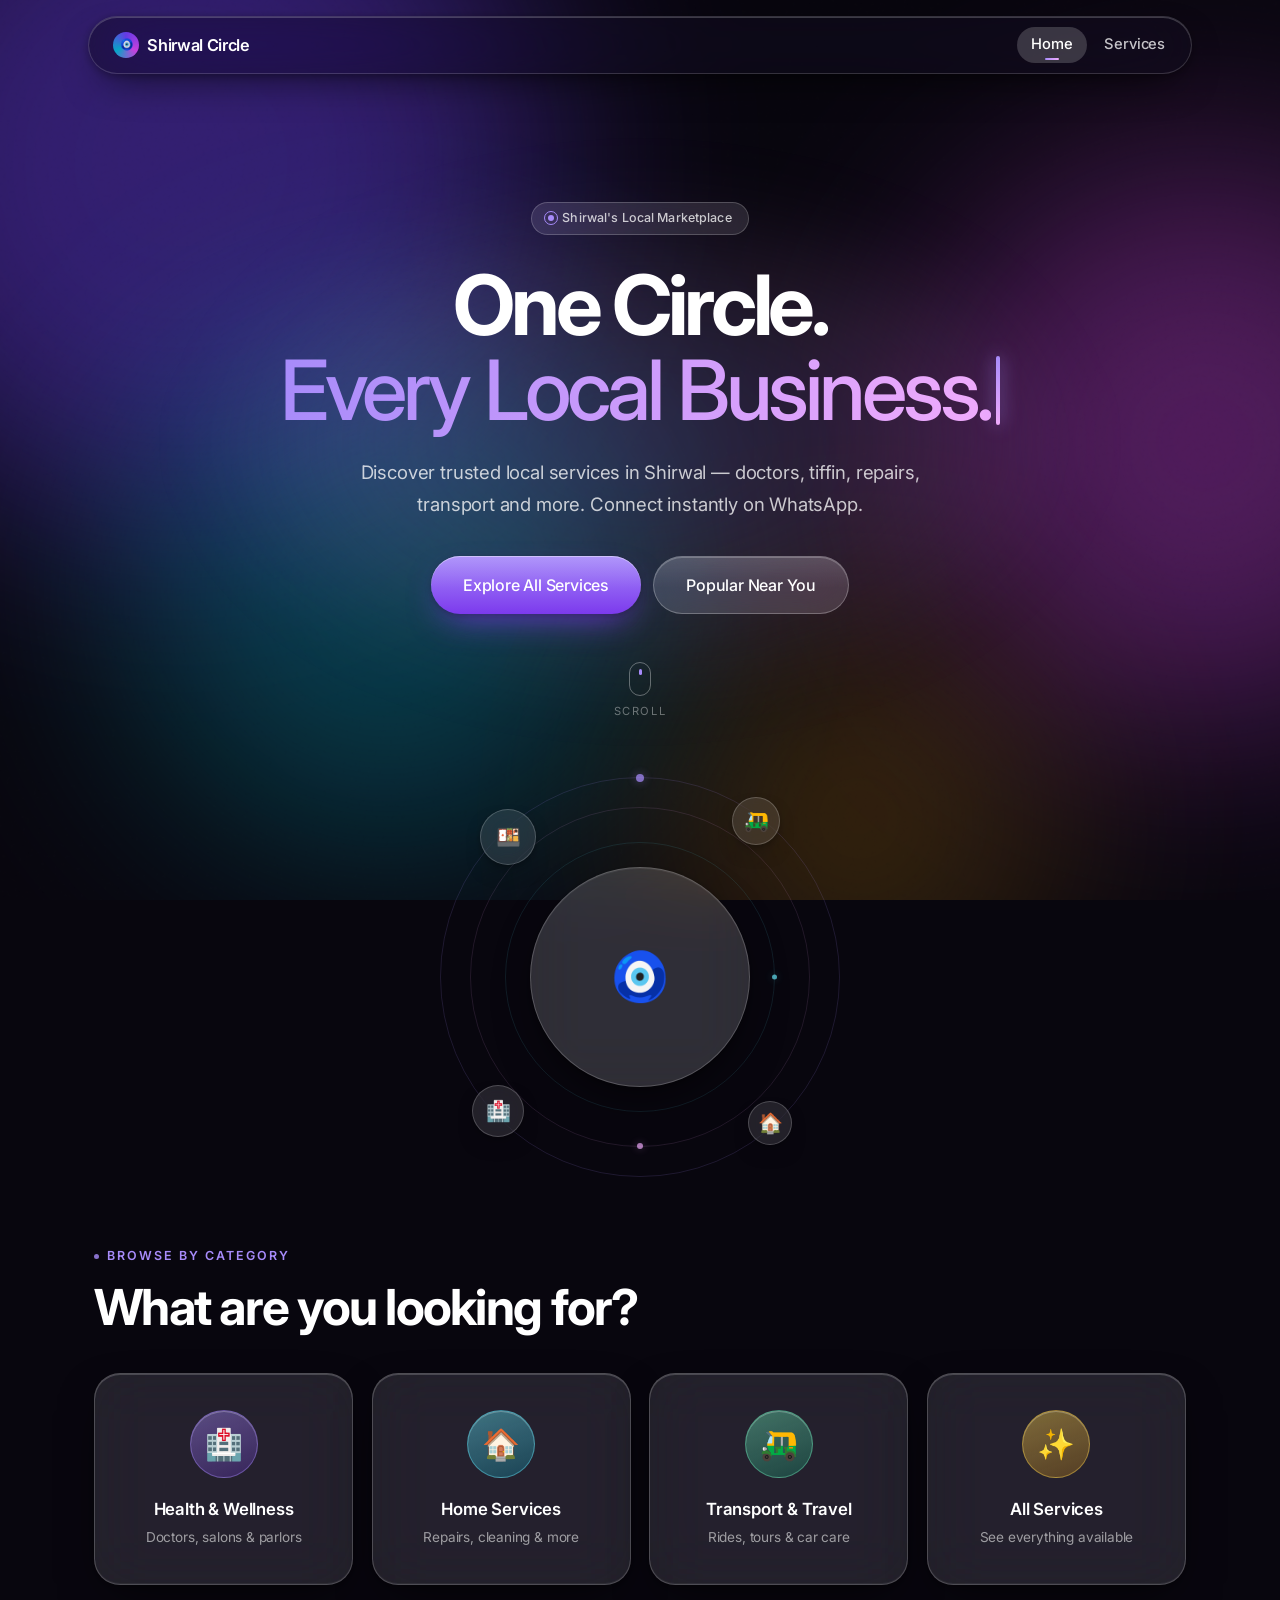
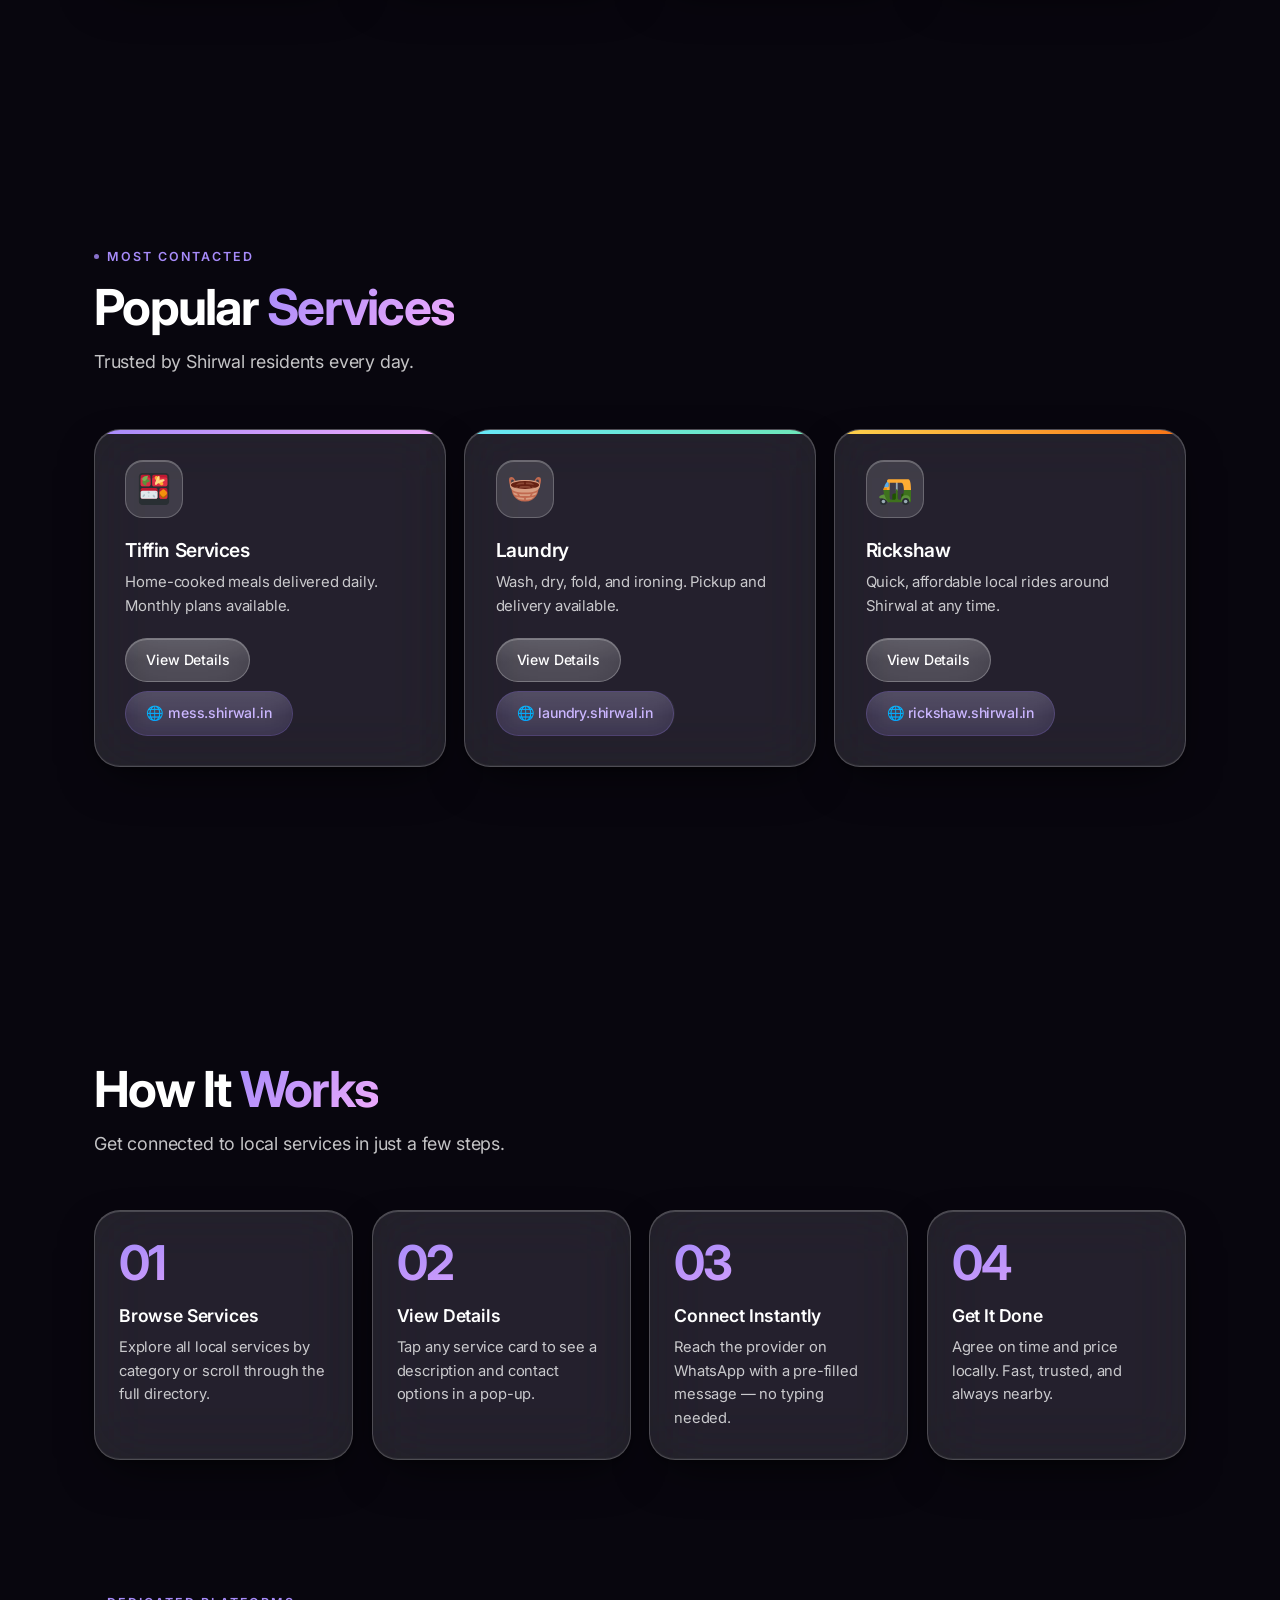
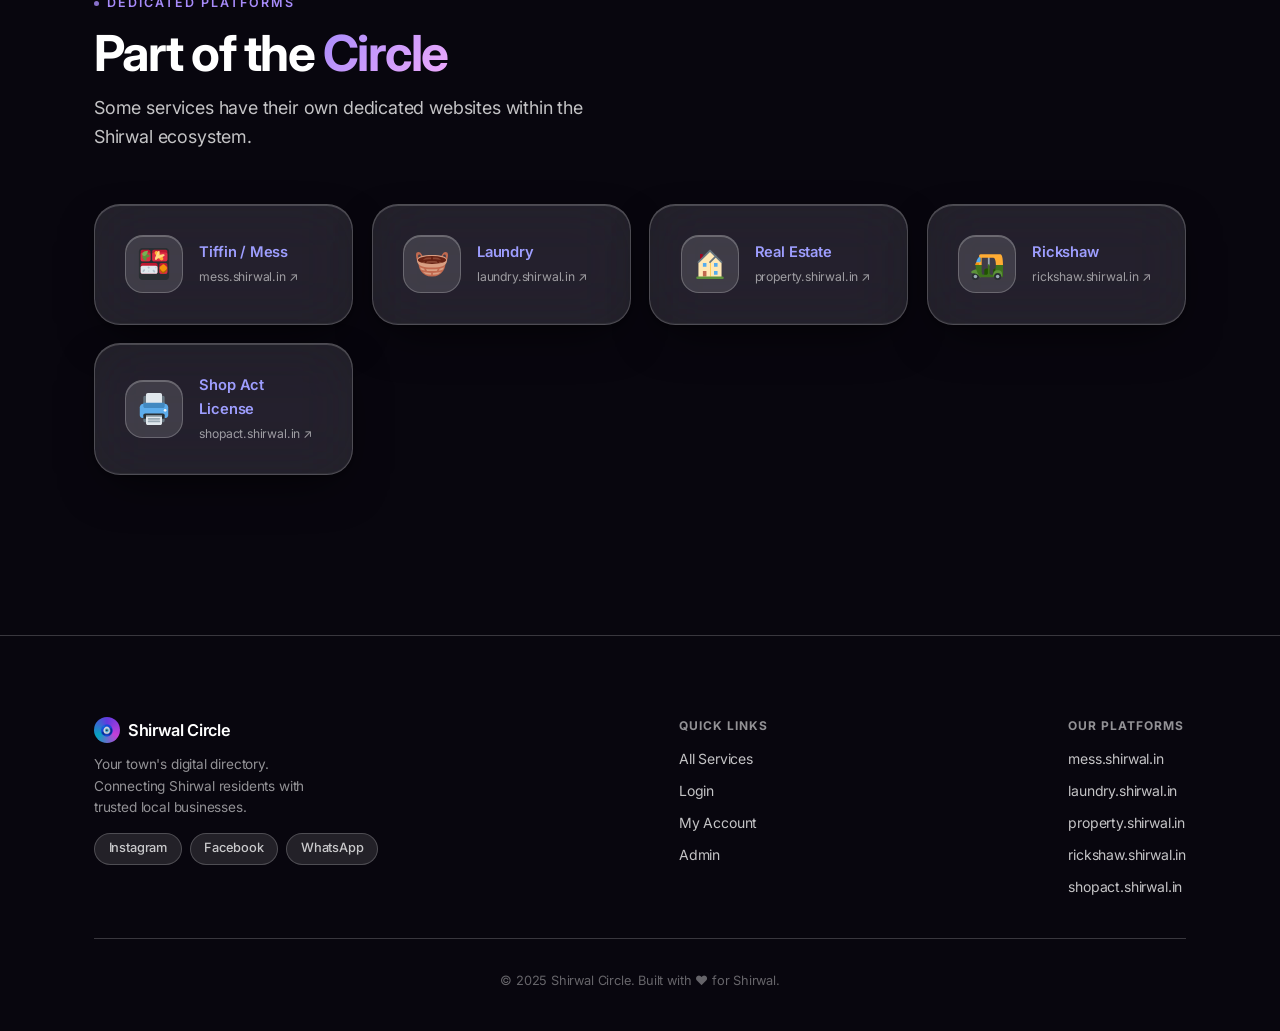
<file: index.html>
<!DOCTYPE html>
<html lang="en">
<head>
  <meta charset="UTF-8">
  <meta name="viewport" content="width=device-width, initial-scale=1.0, viewport-fit=cover">
  <title>Shirwal Circle — One Circle. Every Local Business.</title>
  <meta name="description" content="Browse and contact local services in Shirwal — doctors, tiffin, laundry, repair, and more.">
  <link rel="icon" href="data:image/svg+xml,<svg xmlns='http://www.w3.org/2000/svg' viewBox='0 0 100 100'><text y='.9em' font-size='90'>🧿</text></svg>">
  <link rel="preconnect" href="https://fonts.googleapis.com">
  <link rel="preconnect" href="https://fonts.gstatic.com" crossorigin>
  <link href="https://fonts.googleapis.com/css2?family=Inter:wght@300;400;500;600;700;800&display=swap" rel="stylesheet">
  <meta name="theme-color" content="#08060e">
  <meta name="color-scheme" content="dark">
  <meta name="apple-mobile-web-app-capable" content="yes">
  <meta name="apple-mobile-web-app-status-bar-style" content="black-translucent">
  <link rel="stylesheet" href="css/style.css">
</head>
<body>

<!-- BACKGROUND -->
<div class="bg-canvas">
  <div class="orb orb-1"></div>
  <div class="orb orb-2"></div>
  <div class="orb orb-3"></div>
  <div class="orb orb-4"></div>
  <!-- Decorative rings -->
  <div class="ring" style="width:500px;height:500px;top:10%;left:-120px;opacity:0.03"></div>
  <div class="ring" style="width:300px;height:300px;bottom:20%;right:-60px;opacity:0.035"></div>
  <div class="ring" style="width:180px;height:180px;top:55%;left:40%;opacity:0.03"></div>
</div>

<div class="page-wrap">

  <!-- NAVBAR -->
  <nav class="navbar">
    <div class="container">
      <div class="navbar-inner">
        <a class="brand" href="index.html">
          <div class="brand-icon">🧿</div>
          Shirwal Circle
        </a>
        <button class="nav-toggle" data-nav-toggle aria-label="Menu" aria-expanded="false" aria-controls="navLinks"><span></span></button>
        <div class="nav-links" id="navLinks">
          <a href="index.html" class="active">Home</a>
          <a href="vendors.html">Services</a>
          <a href="account.html" data-auth="logged-in">Account</a>
          <a href="login.html" data-auth="logged-out">Login</a>
          <button data-logout data-auth="logged-in">Logout</button>
        </div>
      </div>
    </div>
  </nav>

  <!-- HERO -->
  <section class="hero">
    <div class="container">
      <div class="hero-inner">

        <div>
          <div class="hero-eyebrow"><span class="dot"></span> Shirwal's Local Marketplace</div>
          <h1>
            One Circle.
            <span class="type-wrap" data-typewriter='["Every Local Business.","Tiffin, Fresh Daily.","Repairs, Same Day.","Rides, Any Time.","Every Service Nearby."]'>
              <span class="type-text">Every Local Business.</span><span class="type-caret" aria-hidden="true"></span>
            </span>
            <span class="sr-only">Every local business, tiffin, repairs, rides and every service nearby.</span>
          </h1>
          <p>Discover trusted local services in Shirwal — doctors, tiffin, repairs, transport and more. Connect instantly on WhatsApp.</p>
          <div class="hero-cta">
            <a href="vendors.html" class="btn btn-primary">Explore All Services</a>
            <a href="#popular" class="btn btn-glass">Popular Near You</a>
          </div>
          <div class="scroll-cue"><div class="rail"></div>Scroll</div>
        </div>

        <!-- Circle visual -->
        <div class="hero-visual">
          <div class="circle-stack">
            <div class="ring-outer"></div>
            <div class="ring-mid"></div>
            <div class="ring-inner"></div>
            <div class="circle-center">🧿</div>
            <!-- Satellite service icons -->
            <div class="sat-circle sat-1">🍱</div>
            <div class="sat-circle sat-2">🛺</div>
            <div class="sat-circle sat-3">🏥</div>
            <div class="sat-circle sat-4">🏠</div>
          </div>
        </div>

      </div>
    </div>
  </section>

  <!-- CATEGORIES -->
  <section class="section" style="padding-top:0">
    <div class="container">
      <div class="section-label">Browse by Category</div>
      <h2 class="section-title">What are you looking for?</h2>
      <div class="cat-grid">

        <a href="vendors.html#health" class="glass cat-card">
          <div class="cat-orb orb-purple">🏥</div>
          <h3>Health & Wellness</h3>
          <p>Doctors, salons & parlors</p>
        </a>

        <a href="vendors.html#home-services" class="glass cat-card">
          <div class="cat-orb orb-cyan">🏠</div>
          <h3>Home Services</h3>
          <p>Repairs, cleaning & more</p>
        </a>

        <a href="vendors.html#transport" class="glass cat-card">
          <div class="cat-orb orb-green">🛺</div>
          <h3>Transport & Travel</h3>
          <p>Rides, tours & car care</p>
        </a>

        <a href="vendors.html" class="glass cat-card">
          <div class="cat-orb orb-amber">✨</div>
          <h3>All Services</h3>
          <p>See everything available</p>
        </a>

      </div>
    </div>
  </section>

  <!-- POPULAR SERVICES -->
  <section class="section" id="popular">
    <div class="container">
      <div class="section-label">Most Contacted</div>
      <h2 class="section-title">Popular <span class="grad">Services</span></h2>
      <p class="section-sub">Trusted by Shirwal residents every day.</p>

      <div class="vendor-grid">

        <!-- Tiffin -->
        <article class="glass card-pad popular-card">
          <div class="popular-card top-accent" style="background:linear-gradient(90deg,var(--purple),var(--pink))"></div>
          <div class="svc-icon">
            <img src="assets/logo-tiffin-services.svg" alt="Tiffin Services">
          </div>
          <h3>Tiffin Services</h3>
          <p class="desc">Home-cooked meals delivered daily. Monthly plans available.</p>
          <div class="card-actions">
            <a class="btn btn-quiet btn-sm" href="vendors.html?service=Tiffin%20Services#service-tiffin">View Details</a>
            <a class="btn btn-tint btn-sm" href="https://mess.shirwal.in" target="_blank" rel="noopener">🌐 mess.shirwal.in</a>
          </div>
        </article>

        <!-- Laundry -->
        <article class="glass card-pad popular-card">
          <div class="popular-card top-accent" style="background:linear-gradient(90deg,var(--cyan),var(--green))"></div>
          <div class="svc-icon">
            <img src="assets/logo-laundry.svg" alt="Laundry">
          </div>
          <h3>Laundry</h3>
          <p class="desc">Wash, dry, fold, and ironing. Pickup and delivery available.</p>
          <div class="card-actions">
            <a class="btn btn-quiet btn-sm" href="vendors.html?service=Laundry#service-laundry">View Details</a>
            <a class="btn btn-tint btn-sm" href="https://laundry.shirwal.in" target="_blank" rel="noopener">🌐 laundry.shirwal.in</a>
          </div>
        </article>

        <!-- Rickshaw -->
        <article class="glass card-pad popular-card">
          <div class="popular-card top-accent" style="background:linear-gradient(90deg,var(--amber),#f97316)"></div>
          <div class="svc-icon">
            <img src="assets/logo-rickshaw.svg" alt="Rickshaw">
          </div>
          <h3>Rickshaw</h3>
          <p class="desc">Quick, affordable local rides around Shirwal at any time.</p>
          <div class="card-actions">
            <a class="btn btn-quiet btn-sm" href="vendors.html?service=Rickshaw#service-rickshaw">View Details</a>
            <a class="btn btn-tint btn-sm" href="https://rickshaw.shirwal.in" target="_blank" rel="noopener">🌐 rickshaw.shirwal.in</a>
          </div>
        </article>

      </div>
    </div>
  </section>

  <!-- HOW IT WORKS -->
  <section class="section">
    <div class="container">
      <div class="section-label">Simple Process</div>
      <h2 class="section-title">How It <span class="grad">Works</span></h2>
      <p class="section-sub">Get connected to local services in just a few steps.</p>
      <div class="how-grid">
        <div class="glass how-card">
          <div class="how-num">01</div>
          <h3>Browse Services</h3>
          <p>Explore all local services by category or scroll through the full directory.</p>
        </div>
        <div class="glass how-card">
          <div class="how-num">02</div>
          <h3>View Details</h3>
          <p>Tap any service card to see a description and contact options in a pop-up.</p>
        </div>
        <div class="glass how-card">
          <div class="how-num">03</div>
          <h3>Connect Instantly</h3>
          <p>Reach the provider on WhatsApp with a pre-filled message — no typing needed.</p>
        </div>
        <div class="glass how-card">
          <div class="how-num">04</div>
          <h3>Get It Done</h3>
          <p>Agree on time and price locally. Fast, trusted, and always nearby.</p>
        </div>
      </div>
    </div>
  </section>

  <!-- OUR PLATFORMS -->
  <section class="section" style="padding-top:0">
    <div class="container">
      <div class="section-label">Dedicated Platforms</div>
      <h2 class="section-title">Part of the <span class="grad">Circle</span></h2>
      <p class="section-sub">Some services have their own dedicated websites within the Shirwal ecosystem.</p>
      <div class="platform-grid">

        <a href="https://mess.shirwal.in" target="_blank" rel="noopener" class="glass card-pad platform-card">
          <div class="svc-icon"><img src="assets/logo-tiffin-services.svg" alt="Tiffin"></div>
          <div>
            <div class="name">Tiffin / Mess</div>
            <div class="host">mess.shirwal.in ↗</div>
          </div>
        </a>

        <a href="https://laundry.shirwal.in" target="_blank" rel="noopener" class="glass card-pad platform-card">
          <div class="svc-icon"><img src="assets/logo-laundry.svg" alt="Laundry"></div>
          <div>
            <div class="name">Laundry</div>
            <div class="host">laundry.shirwal.in ↗</div>
          </div>
        </a>

        <a href="https://property.shirwal.in" target="_blank" rel="noopener" class="glass card-pad platform-card">
          <div class="svc-icon"><img src="assets/logo-real-estate-properties.svg" alt="Property"></div>
          <div>
            <div class="name">Real Estate</div>
            <div class="host">property.shirwal.in ↗</div>
          </div>
        </a>

        <a href="https://rickshaw.shirwal.in" target="_blank" rel="noopener" class="glass card-pad platform-card">
          <div class="svc-icon"><img src="assets/logo-rickshaw.svg" alt="Rickshaw"></div>
          <div>
            <div class="name">Rickshaw</div>
            <div class="host">rickshaw.shirwal.in ↗</div>
          </div>
        </a>

        <a href="https://shopact.shirwal.in" target="_blank" rel="noopener" class="glass card-pad platform-card">
          <div class="svc-icon"><img src="assets/logo-xerox-printing-doorstep.svg" alt="Shop Act"></div>
          <div>
            <div class="name">Shop Act License</div>
            <div class="host">shopact.shirwal.in ↗</div>
          </div>
        </a>

      </div>
    </div>
  </section>

  <!-- FOOTER -->
  <footer>
    <div class="container">
      <div class="footer-inner">
        <div class="footer-brand">
          <a class="brand" href="index.html"><div class="brand-icon">🧿</div> Shirwal Circle</a>
          <p>Your town's digital directory. Connecting Shirwal residents with trusted local businesses.</p>
          <div class="social-row">
            <a href="#" class="social-chip">Instagram</a>
            <a href="#" class="social-chip">Facebook</a>
            <a href="https://wa.me/917066644476" class="social-chip" target="_blank" rel="noopener">WhatsApp</a>
          </div>
        </div>
        <div class="footer-links">
          <strong>Quick Links</strong>
          <a href="vendors.html">All Services</a>
          <a href="login.html">Login</a>
          <a href="account.html">My Account</a>
          <a href="credentials.html">Admin</a>
        </div>
        <div class="footer-links">
          <strong>Our Platforms</strong>
          <a href="https://mess.shirwal.in" target="_blank" rel="noopener">mess.shirwal.in</a>
          <a href="https://laundry.shirwal.in" target="_blank" rel="noopener">laundry.shirwal.in</a>
          <a href="https://property.shirwal.in" target="_blank" rel="noopener">property.shirwal.in</a>
          <a href="https://rickshaw.shirwal.in" target="_blank" rel="noopener">rickshaw.shirwal.in</a>
          <a href="https://shopact.shirwal.in" target="_blank" rel="noopener">shopact.shirwal.in</a>
        </div>
      </div>
      <p class="footer-copy">© 2025 Shirwal Circle. Built with ❤️ for Shirwal.</p>
    </div>
  </footer>

</div><!-- /page-wrap -->

<div class="toast" data-ui-toast></div>
<script src="js/app.js"></script>
</body>
</html>
</file>
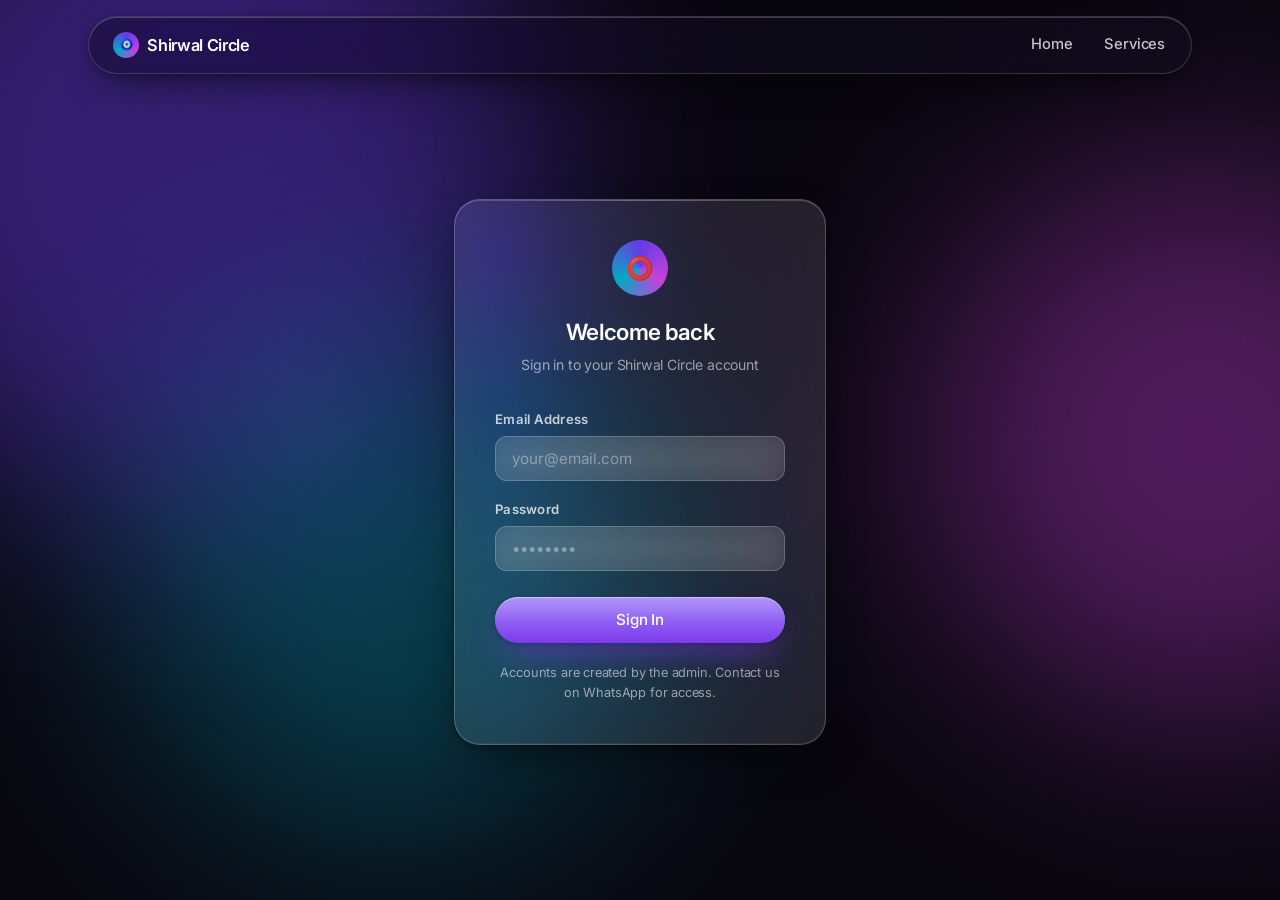
<file: account.html>
<!DOCTYPE html>
<html lang="en">
<head>
  <meta charset="UTF-8">
  <meta name="viewport" content="width=device-width, initial-scale=1.0, viewport-fit=cover">
  <title>My Account — Shirwal Circle</title>
  <link rel="icon" href="data:image/svg+xml,<svg xmlns='http://www.w3.org/2000/svg' viewBox='0 0 100 100'><text y='.9em' font-size='90'>⭕</text></svg>">
  <link rel="preconnect" href="https://fonts.googleapis.com">
  <link rel="preconnect" href="https://fonts.gstatic.com" crossorigin>
  <link href="https://fonts.googleapis.com/css2?family=Inter:wght@300;400;500;600;700;800&display=swap" rel="stylesheet">
  <meta name="theme-color" content="#08060e">
  <meta name="color-scheme" content="dark">
  <meta name="apple-mobile-web-app-capable" content="yes">
  <meta name="apple-mobile-web-app-status-bar-style" content="black-translucent">
  <link rel="stylesheet" href="css/style.css">
</head>
<body data-requires-auth="true">
<div class="bg-canvas">
  <div class="orb orb-1"></div>
  <div class="orb orb-2"></div>
  <div class="orb orb-3"></div>
</div>
<div class="page-wrap">

  <nav class="navbar">
    <div class="container">
      <div class="navbar-inner">
        <a class="brand" href="index.html"><div class="brand-icon">🧿</div> Shirwal Circle</a>
        <button class="nav-toggle" data-nav-toggle aria-label="Menu" aria-expanded="false" aria-controls="navLinks"><span></span></button>
        <div class="nav-links" id="navLinks">
          <a href="index.html">Home</a>
          <a href="vendors.html">Services</a>
          <a href="account.html" class="active" data-auth="logged-in">Account</a>
          <button data-logout data-auth="logged-in">Logout</button>
        </div>
      </div>
    </div>
  </nav>

  <section class="section">
    <div class="container" style="max-width:560px">
      <div class="section-label">Profile</div>
      <h1 class="section-title" style="margin-bottom:2rem">My <span class="grad">Account</span></h1>

      <div class="glass card-pad no-hover" style="margin-bottom:1.25rem">
        <div style="display:flex;align-items:center;gap:1.25rem;margin-bottom:1.5rem">
          <div class="avatar" data-user-initial>R</div>
          <div>
            <div style="font-size:1.25rem;font-weight:600;letter-spacing:-0.02em" data-user-name>Loading…</div>
            <span class="badge badge-green" style="margin-top:0.35rem">● Active</span>
          </div>
        </div>
        <div class="info-row"><span class="lbl">Email</span><span data-user-email>—</span></div>
        <div class="info-row"><span class="lbl">Phone</span><span data-user-phone>—</span></div>
        <div class="info-row"><span class="lbl">Address</span><span data-user-address>—</span></div>
      </div>

      <div class="glass card-pad no-hover" style="margin-bottom:1.25rem">
        <div class="mini-label">Quick Links</div>
        <div style="display:flex;gap:0.65rem;flex-wrap:wrap">
          <a href="vendors.html" class="btn btn-primary btn-sm">Browse Services</a>
        </div>
      </div>

      <button data-logout class="btn btn-glass btn-sm" style="border-color:rgba(239,68,68,0.3);color:#fca5a5">Sign Out</button>
    </div>
  </section>

</div>
<div class="toast" data-ui-toast></div>
<script src="js/app.js"></script>
</body>
</html>
</file>
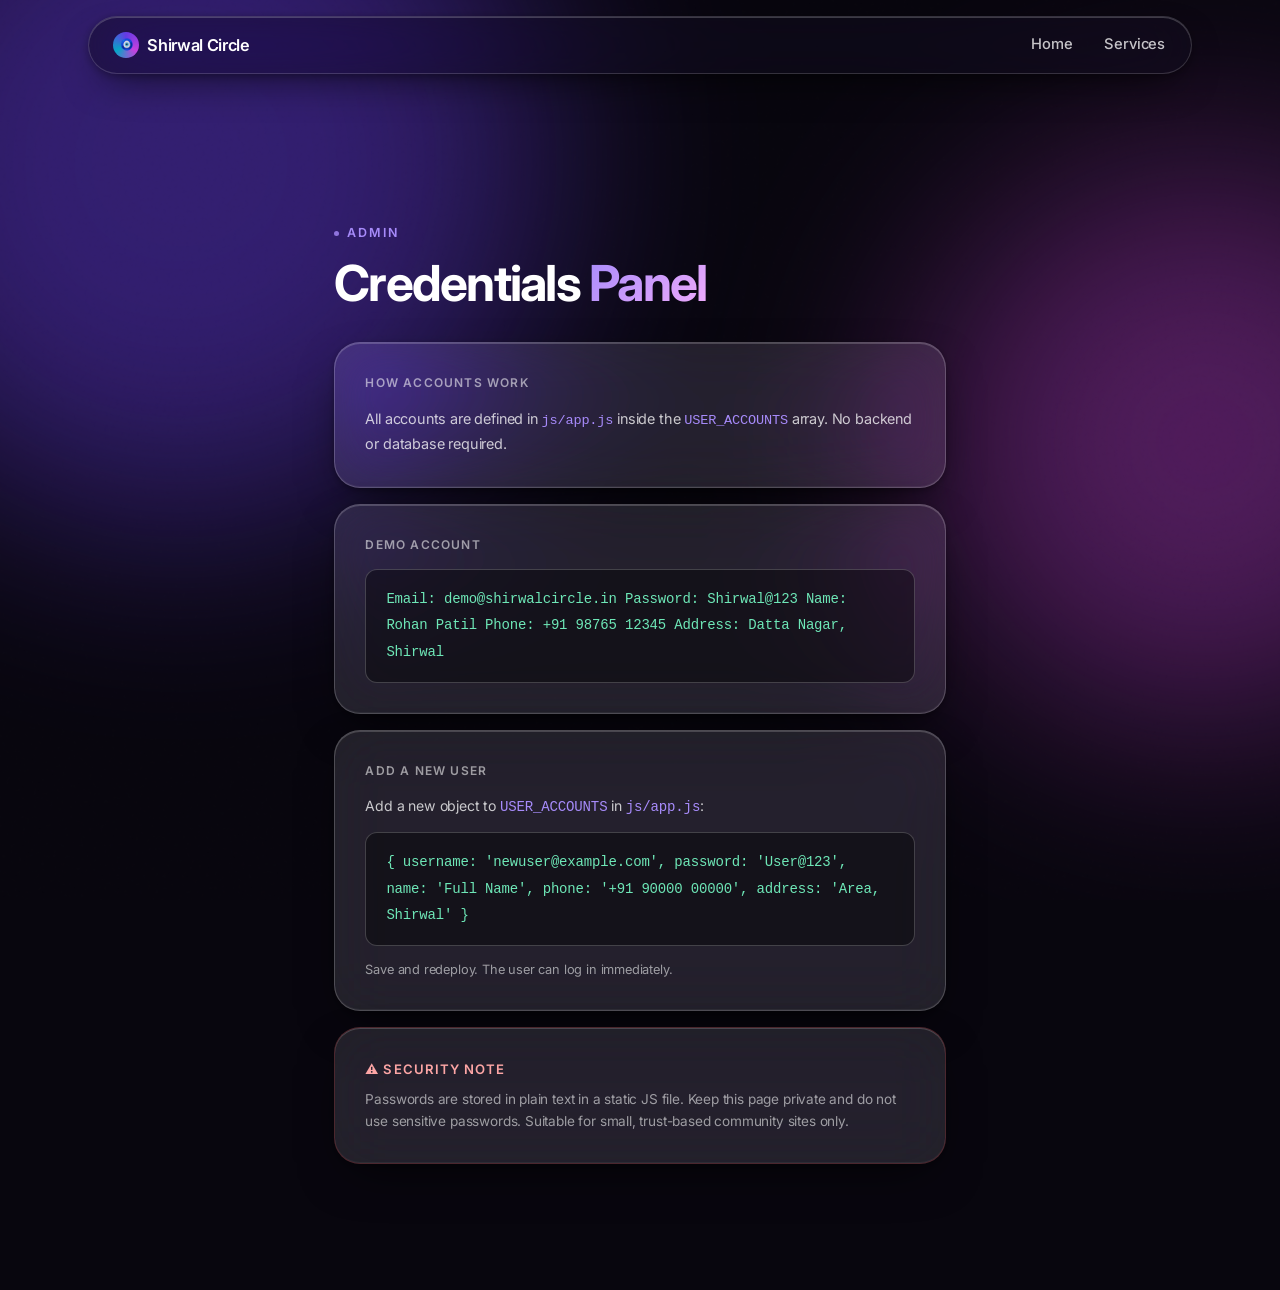
<file: credentials.html>
<!DOCTYPE html>
<html lang="en">
<head>
  <meta charset="UTF-8">
  <meta name="viewport" content="width=device-width, initial-scale=1.0, viewport-fit=cover">
  <title>Admin — Shirwal Circle</title>
  <link rel="icon" href="data:image/svg+xml,<svg xmlns='http://www.w3.org/2000/svg' viewBox='0 0 100 100'><text y='.9em' font-size='90'>⭕</text></svg>">
  <link rel="preconnect" href="https://fonts.googleapis.com">
  <link rel="preconnect" href="https://fonts.gstatic.com" crossorigin>
  <link href="https://fonts.googleapis.com/css2?family=Inter:wght@300;400;500;600;700;800&display=swap" rel="stylesheet">
  <meta name="theme-color" content="#08060e">
  <meta name="color-scheme" content="dark">
  <meta name="apple-mobile-web-app-capable" content="yes">
  <meta name="apple-mobile-web-app-status-bar-style" content="black-translucent">
  <link rel="stylesheet" href="css/style.css">
</head>
<body>
<div class="bg-canvas">
  <div class="orb orb-1"></div>
  <div class="orb orb-2"></div>
</div>
<div class="page-wrap">

  <nav class="navbar">
    <div class="container">
      <div class="navbar-inner">
        <a class="brand" href="index.html"><div class="brand-icon">🧿</div> Shirwal Circle</a>
        <button class="nav-toggle" data-nav-toggle aria-label="Menu" aria-expanded="false" aria-controls="navLinks"><span></span></button>
        <div class="nav-links" id="navLinks">
          <a href="index.html">Home</a>
          <a href="vendors.html">Services</a>
        </div>
      </div>
    </div>
  </nav>

  <section class="section">
    <div class="container" style="max-width:660px">
      <div class="section-label">Admin</div>
      <h1 class="section-title" style="margin-bottom:2rem">Credentials <span class="grad">Panel</span></h1>

      <div class="glass card-pad no-hover" style="margin-bottom:1rem">
        <div class="mini-label">How Accounts Work</div>
        <p style="color:var(--text-2);font-size:0.9rem;line-height:1.7">All accounts are defined in <code style="color:var(--purple);font-size:0.85rem">js/app.js</code> inside the <code style="color:var(--purple);font-size:0.85rem">USER_ACCOUNTS</code> array. No backend or database required.</p>
      </div>

      <div class="glass card-pad no-hover" style="margin-bottom:1rem">
        <div class="mini-label">Demo Account</div>
        <div class="cred-block">Email:    demo@shirwalcircle.in
Password: Shirwal@123
Name:     Rohan Patil
Phone:    +91 98765 12345
Address:  Datta Nagar, Shirwal</div>
      </div>

      <div class="glass card-pad no-hover" style="margin-bottom:1rem">
        <div class="mini-label">Add a New User</div>
        <p style="color:var(--text-2);font-size:0.88rem;margin-bottom:0.85rem">Add a new object to <code style="color:var(--purple)">USER_ACCOUNTS</code> in <code style="color:var(--purple)">js/app.js</code>:</p>
        <div class="cred-block">{
  username: 'newuser@example.com',
  password: 'User@123',
  name: 'Full Name',
  phone: '+91 90000 00000',
  address: 'Area, Shirwal'
}</div>
        <p style="color:var(--text-3);font-size:0.8rem;margin-top:0.85rem">Save and redeploy. The user can log in immediately.</p>
      </div>

      <div class="glass card-pad no-hover" style="border-color:rgba(239,68,68,0.2)">
        <div style="font-size:0.82rem;font-weight:600;color:#fca5a5;text-transform:uppercase;letter-spacing:0.08em;margin-bottom:0.5rem">⚠️ Security Note</div>
        <p style="color:var(--text-3);font-size:0.85rem;line-height:1.65">Passwords are stored in plain text in a static JS file. Keep this page private and do not use sensitive passwords. Suitable for small, trust-based community sites only.</p>
      </div>
    </div>
  </section>

</div>
<script src="js/app.js"></script>
</body>
</html>
</file>
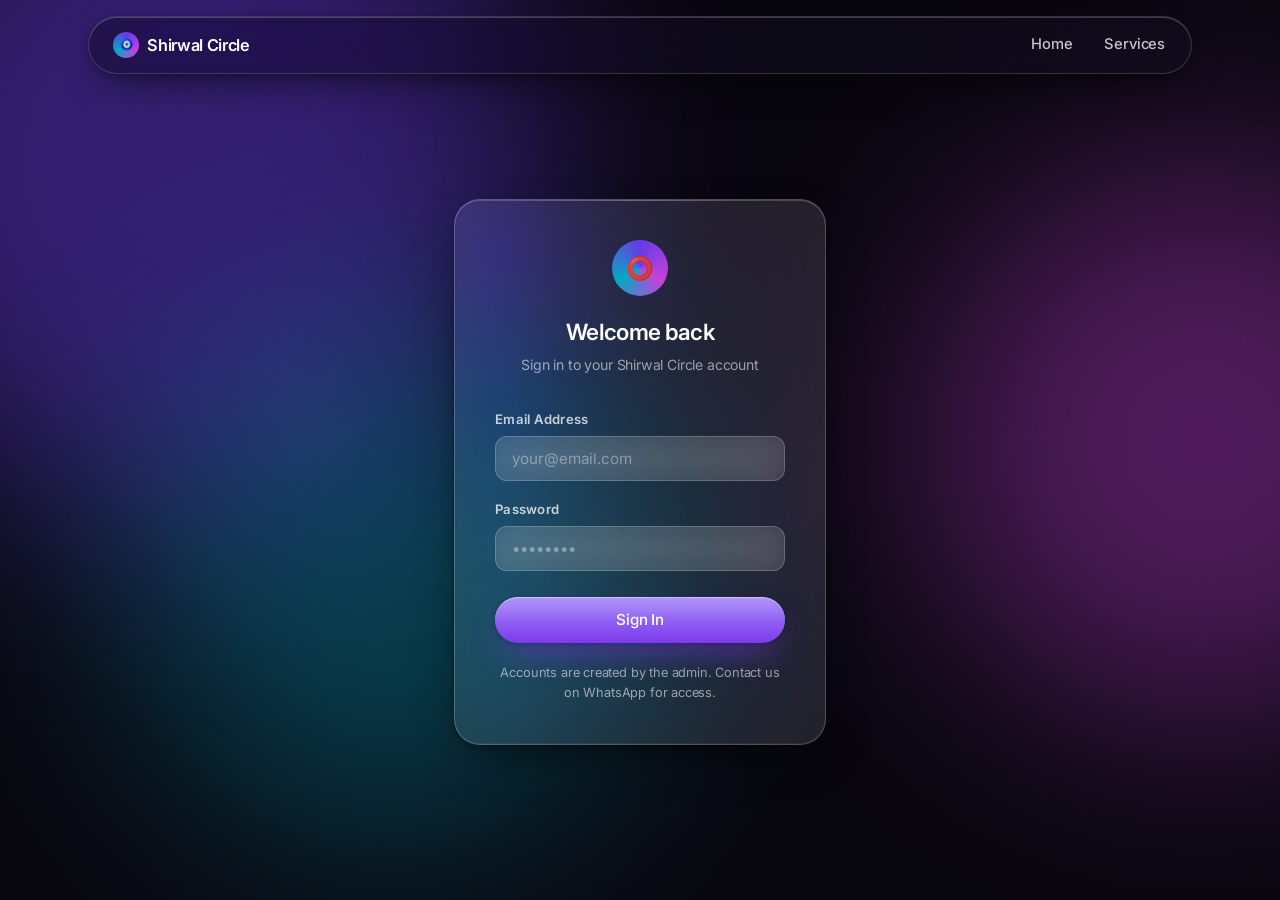
<file: login.html>
<!DOCTYPE html>
<html lang="en">
<head>
  <meta charset="UTF-8">
  <meta name="viewport" content="width=device-width, initial-scale=1.0, viewport-fit=cover">
  <title>Login — Shirwal Circle</title>
  <link rel="icon" href="data:image/svg+xml,<svg xmlns='http://www.w3.org/2000/svg' viewBox='0 0 100 100'><text y='.9em' font-size='90'>⭕</text></svg>">
  <link rel="preconnect" href="https://fonts.googleapis.com">
  <link rel="preconnect" href="https://fonts.gstatic.com" crossorigin>
  <link href="https://fonts.googleapis.com/css2?family=Inter:wght@300;400;500;600;700;800&display=swap" rel="stylesheet">
  <meta name="theme-color" content="#08060e">
  <meta name="color-scheme" content="dark">
  <meta name="apple-mobile-web-app-capable" content="yes">
  <meta name="apple-mobile-web-app-status-bar-style" content="black-translucent">
  <link rel="stylesheet" href="css/style.css">
</head>
<body>
<div class="bg-canvas">
  <div class="orb orb-1"></div>
  <div class="orb orb-2"></div>
  <div class="orb orb-3"></div>
</div>
<div class="page-wrap">

  <nav class="navbar">
    <div class="container">
      <div class="navbar-inner">
        <a class="brand" href="index.html"><div class="brand-icon">🧿</div> Shirwal Circle</a>
        <button class="nav-toggle" data-nav-toggle aria-label="Menu" aria-expanded="false" aria-controls="navLinks"><span></span></button>
        <div class="nav-links" id="navLinks">
          <a href="index.html">Home</a>
          <a href="vendors.html">Services</a>
        </div>
      </div>
    </div>
  </nav>

  <section style="min-height:85vh;display:flex;align-items:center;padding:4rem 0">
    <div class="container" style="max-width:420px">
      <div class="glass card-pad no-hover" style="padding:2.5rem">

        <div style="text-align:center;margin-bottom:2rem">
          <div class="mark">⭕</div>
          <div style="font-size:1.4rem;font-weight:600;letter-spacing:-0.03em;margin-bottom:0.3rem">Welcome back</div>
          <div style="color:var(--text-3);font-size:0.88rem">Sign in to your Shirwal Circle account</div>
        </div>

        <div id="loginError" class="error-box"></div>

        <form id="loginForm">
          <div class="form-group">
            <label for="username">Email Address</label>
            <input id="username" type="email" class="glass-input" placeholder="your@email.com" autocomplete="username" required>
          </div>
          <div class="form-group">
            <label for="password">Password</label>
            <input id="password" type="password" class="glass-input" placeholder="••••••••" autocomplete="current-password" required>
          </div>
          <button type="submit" class="btn btn-primary" style="width:100%;padding:0.85rem;font-size:0.95rem;margin-top:0.5rem">Sign In</button>
        </form>

        <p style="text-align:center;color:var(--text-3);font-size:0.8rem;margin-top:1.25rem">
          Accounts are created by the admin. Contact us on WhatsApp for access.
        </p>
      </div>
    </div>
  </section>

</div>
<div class="toast" data-ui-toast></div>
<script src="js/app.js"></script>
<script>
  document.addEventListener('DOMContentLoaded', () => {
    try { if (JSON.parse(localStorage.getItem('shirwal_circle_user'))) location.href = 'account.html'; } catch {}
  });
</script>
</body>
</html>
</file>
<file: css/style.css>
/* ================================================
   SHIRWAL CIRCLE — Minimal Glassmorphism
   Quiet surfaces, soft light, same palette.
   ================================================ */

:root {
  /* Orb colors */
  --orb-1: #6e40f7;
  --orb-2: #d946ef;
  --orb-3: #06b6d4;
  --orb-4: #f59e0b;

  /* Glass — thinner, quieter surfaces */
  --glass-bg:         rgba(255,255,255,0.11);
  --glass-bg-strong:  rgba(255,255,255,0.16);
  --glass-bg-hover:   rgba(255,255,255,0.20);
  --glass-border:     rgba(255,255,255,0.20);
  --glass-border-strong: rgba(255,255,255,0.34);
  --blur:             blur(28px) saturate(140%);
  --blur-sm:          blur(14px) saturate(130%);

  /* Text */
  --text:       #ffffff;
  --text-2:     rgba(255,255,255,0.76);
  --text-3:     rgba(255,255,255,0.56);
  --text-4:     rgba(255,255,255,0.38);

  /* Accents */
  --purple:   #a78bfa;
  --pink:     #f0abfc;
  --cyan:     #67e8f9;
  --amber:    #fcd34d;
  --green:    #6ee7b7;
  --wa:       #25d366;

  /* Layout */
  --radius:    26px;
  --radius-sm: 12px;
  --radius-xs: 8px;
  --radius-pill: 100px;
  --shadow:    0 2px 6px rgba(0,0,0,0.28), 0 18px 50px -18px rgba(0,0,0,0.75);
  --shadow-sm: 0 2px 6px rgba(0,0,0,0.22), 0 10px 26px -14px rgba(0,0,0,0.6);
  --hairline:  inset 0 1px 0 rgba(255,255,255,0.06);
  --ease:      cubic-bezier(0.22, 1, 0.36, 1);
  /* Apple-style motion curves */
  --spring:    cubic-bezier(0.34, 1.4, 0.5, 1);
  --ease-out:  cubic-bezier(0.16, 1, 0.3, 1);
  --nav-h:     64px;
  --container: 1140px;
}

*, *::before, *::after { box-sizing: border-box; margin: 0; padding: 0; }
html { scroll-behavior: smooth; }

body {
  font-family: -apple-system, BlinkMacSystemFont, 'SF Pro Display', 'SF Pro Text',
               'Inter', 'Segoe UI', Roboto, Helvetica, Arial, sans-serif;
  background: #08060e;
  color: var(--text);
  letter-spacing: -0.011em;
  min-height: 100vh;
  overflow-x: hidden;
  line-height: 1.6;
  -webkit-font-smoothing: antialiased;
}

/* ── ANIMATED ORB BACKGROUND ── */
.bg-canvas {
  position: fixed;
  inset: 0;
  z-index: 0;
  overflow: hidden;
  pointer-events: none;
}

/* Large blurred orbs */
.orb {
  position: absolute;
  border-radius: 50%;
  filter: blur(110px);
  opacity: 0.42;
  animation: orbFloat linear infinite;
}
.orb-1 { width: 720px; height: 720px; background: var(--orb-1); top: -22%; left: -14%; animation-duration: 48s; }
.orb-2 { width: 560px; height: 560px; background: var(--orb-2); top: 18%; right: -16%; animation-duration: 56s; animation-delay: -12s; opacity: 0.34; }
.orb-3 { width: 520px; height: 520px; background: var(--orb-3); bottom: 6%; left: 10%; animation-duration: 52s; animation-delay: -22s; opacity: 0.30; }
.orb-4 { width: 380px; height: 380px; background: var(--orb-4); bottom: -12%; right: 18%; animation-duration: 64s; animation-delay: -8s; opacity: 0.20; }

@keyframes orbFloat {
  0%   { transform: translate(0,0) scale(1); }
  50%  { transform: translate(24px,-18px) scale(1.03); }
  100% { transform: translate(0,0) scale(1); }
}

/* Decorative circle rings scattered on bg */
.ring {
  position: absolute;
  border-radius: 50%;
  border: 1px solid rgba(255,255,255,0.045);
  pointer-events: none;
}

/* Noise texture overlay */
.bg-canvas::after {
  content: '';
  position: absolute;
  inset: 0;
  background-image: url("data:image/svg+xml,%3Csvg viewBox='0 0 256 256' xmlns='http://www.w3.org/2000/svg'%3E%3Cfilter id='noise'%3E%3CfeTurbulence type='fractalNoise' baseFrequency='0.9' numOctaves='4' stitchTiles='stitch'/%3E%3C/filter%3E%3Crect width='100%25' height='100%25' filter='url(%23noise)' opacity='0.035'/%3E%3C/svg%3E");
  opacity: 0.28;
}

/* ── LAYOUT ── */
.page-wrap { position: relative; z-index: 1; }
.container { max-width: var(--container); margin: 0 auto; padding: 0 1.5rem; }
.section { padding: 6.5rem 0; }
@media (max-width: 700px) { .section { padding: 4rem 0; } }

/* ── GLASS CARD ── */
.glass {
  background: var(--glass-bg);
  border: 1px solid var(--glass-border);
  border-radius: var(--radius);
  backdrop-filter: var(--blur);
  -webkit-backdrop-filter: var(--blur);
  box-shadow: var(--shadow), var(--hairline);
  position: relative;
  overflow: hidden;
  transition: background 0.35s var(--ease), border-color 0.35s var(--ease), transform 0.35s var(--ease), box-shadow 0.35s var(--ease);
}
.glass::before {
  content: '';
  position: absolute;
  top: 0; left: 12%; right: 12%;
  height: 1px;
  background: linear-gradient(90deg, transparent, rgba(255,255,255,0.16), transparent);
  pointer-events: none;
}
.glass:hover {
  background: var(--glass-bg-hover);
  border-color: var(--glass-border-strong);
  transform: translateY(-3px);
  box-shadow: 0 1px 1px rgba(0,0,0,0.2), 0 22px 44px -26px rgba(0,0,0,0.85), var(--hairline);
}
.glass.no-hover:hover { transform: none; box-shadow: var(--shadow), var(--hairline); }
.card-pad { padding: 1.6rem; }

/* ── NAVBAR ── */
.navbar {
  position: sticky;
  top: 0;
  z-index: 100;
  padding: 0.75rem 0;
}
.navbar-inner {
  background: rgba(12,9,20,0.55);
  backdrop-filter: var(--blur);
  -webkit-backdrop-filter: var(--blur);
  border: 1px solid var(--glass-border);
  border-radius: var(--radius-pill);
  box-shadow: var(--shadow), var(--hairline);
  padding: 0.5rem 0.6rem 0.5rem 1.35rem;
  display: flex;
  align-items: center;
  gap: 0.5rem;
}
.brand {
  font-size: 1.02rem;
  font-weight: 600;
  color: var(--text);
  text-decoration: none;
  letter-spacing: -0.02em;
  flex: 1;
  display: flex;
  align-items: center;
  gap: 0.5rem;
}
.brand-icon {
  width: 26px; height: 26px;
  border-radius: 50%;
  background: conic-gradient(from 0deg, var(--orb-1), var(--orb-2), var(--orb-3), var(--orb-1));
  display: flex; align-items: center; justify-content: center;
  font-size: 0.68rem;
  flex-shrink: 0;
  opacity: 0.9;
}
.nav-links { display: flex; align-items: center; gap: 0.2rem; flex-wrap: wrap; }
.nav-links a, .nav-links button {
  color: var(--text-2);
  text-decoration: none;
  font-size: 0.875rem;
  font-weight: 500;
  padding: 0.4rem 0.9rem;
  border-radius: var(--radius-pill);
  border: none;
  background: transparent;
  cursor: pointer;
  font-family: inherit;
  transition: color 0.2s, background 0.2s;
  white-space: nowrap;
}
.nav-links a:hover, .nav-links button:hover { color: var(--text); background: var(--glass-bg); }
.nav-links a.active { color: var(--text); background: var(--glass-bg-strong); }

/* ── BUTTONS ── */
.btn {
  display: inline-flex; align-items: center; justify-content: center; gap: 0.5rem;
  padding: 0.7rem 1.5rem;
  border-radius: var(--radius-pill);
  font-family: inherit;
  font-size: 0.9rem;
  font-weight: 600;
  cursor: pointer;
  text-decoration: none;
  border: none;
  transition: transform 0.3s var(--ease), background 0.3s var(--ease), border-color 0.3s var(--ease), box-shadow 0.3s var(--ease);
  position: relative;
  overflow: hidden;
  letter-spacing: -0.01em;
}
.btn::after {
  content: '';
  position: absolute;
  inset: 0;
  background: linear-gradient(180deg, rgba(255,255,255,0.10) 0%, transparent 55%);
  pointer-events: none;
}
.btn-primary {
  background: linear-gradient(135deg, #7c3aed, #a855f7);
  color: #fff;
  box-shadow: 0 1px 1px rgba(0,0,0,0.2), 0 10px 26px -16px rgba(124,58,237,0.9);
}
.btn-primary:hover { transform: translateY(-1px); box-shadow: 0 1px 1px rgba(0,0,0,0.2), 0 16px 32px -18px rgba(124,58,237,1); }
.btn-glass {
  background: var(--glass-bg-strong);
  border: 1px solid var(--glass-border);
  color: var(--text);
  backdrop-filter: var(--blur-sm);
  -webkit-backdrop-filter: var(--blur-sm);
}
.btn-glass:hover { background: var(--glass-bg-hover); border-color: var(--glass-border-strong); transform: translateY(-1px); }
.btn-wa {
  background: linear-gradient(135deg, #25d366, #128c7e);
  color: #fff;
  box-shadow: 0 1px 1px rgba(0,0,0,0.2), 0 10px 26px -18px rgba(37,211,102,0.9);
}
.btn-wa:hover { transform: translateY(-1px); box-shadow: 0 1px 1px rgba(0,0,0,0.2), 0 16px 30px -18px rgba(37,211,102,1); }
.btn-sm { padding: 0.5rem 1.1rem; font-size: 0.82rem; }

/* ── SECTION TITLE ── */
.section-label {
  display: inline-flex; align-items: center; gap: 0.5rem;
  font-size: 0.75rem;
  font-weight: 600;
  text-transform: uppercase;
  letter-spacing: 0.14em;
  color: var(--text-3);
  margin-bottom: 0.9rem;
}
.section-label::before {
  content: '';
  height: 5px; width: 5px;
  border-radius: 50%;
  background: var(--purple);
  opacity: 0.8;
}
.section-title {
  font-size: clamp(2rem, 4.6vw, 3.1rem);
  font-weight: 700;
  letter-spacing: -0.035em;
  line-height: 1.15;
  margin-bottom: 0.6rem;
}
.section-title .grad {
  background: linear-gradient(135deg, var(--purple), var(--pink));
  -webkit-background-clip: text;
  -webkit-text-fill-color: transparent;
  background-clip: text;
}
.section-sub { color: var(--text-3); font-size: 0.98rem; margin-bottom: 2.75rem; font-weight: 400; max-width: 520px; }
.section-title + .cat-grid, .section-title + .vendor-grid, .section-title + .how-grid { margin-top: 2.5rem; }

/* ── HERO ── */
.hero {
  min-height: 88vh;
  display: flex;
  align-items: center;
  padding: 5rem 0 4rem;
}
.hero-inner { display: grid; gap: 3rem; align-items: center; }
@media (min-width: 900px) { .hero-inner { grid-template-columns: 1fr 1fr; } }

.hero-eyebrow {
  display: inline-flex; align-items: center; gap: 0.5rem;
  padding: 0.35rem 1rem;
  border-radius: var(--radius-pill);
  background: var(--glass-bg);
  border: 1px solid var(--glass-border);
  backdrop-filter: var(--blur-sm);
  -webkit-backdrop-filter: var(--blur-sm);
  font-size: 0.78rem;
  font-weight: 500;
  color: var(--text-2);
  margin-bottom: 1.75rem;
  letter-spacing: 0.01em;
}
.hero-eyebrow .dot { width: 6px; height: 6px; border-radius: 50%; background: var(--purple); animation: pulse 2s infinite; }
@keyframes pulse { 0%,100%{opacity:1;transform:scale(1)} 50%{opacity:0.4;transform:scale(0.8)} }

.hero h1 {
  font-size: clamp(2.6rem, 7vw, 5.2rem);
  font-weight: 700;
  letter-spacing: -0.05em;
  line-height: 1.05;
  margin-bottom: 1.35rem;
}
.hero h1 .line-grad {
  display: block;
  background: linear-gradient(100deg, var(--purple) 0%, var(--pink) 100%);
  font-weight: 500;
  -webkit-background-clip: text;
  -webkit-text-fill-color: transparent;
  background-clip: text;
}
.hero p { font-size: 1.16rem; color: var(--text-2); margin-bottom: 2.25rem; max-width: 430px; line-height: 1.7; }
.hero-cta { display: flex; gap: 0.75rem; flex-wrap: wrap; }

/* Hero visual — circle composition */
.hero-visual { display: flex; align-items: center; justify-content: center; }
.circle-stack {
  position: relative;
  width: 340px; height: 340px;
  flex-shrink: 0;
}
.circle-stack .ring-outer {
  position: absolute;
  inset: 0;
  border-radius: 50%;
  border: 1px solid rgba(167,139,250,0.14);
  animation: spinSlow 60s linear infinite;
}
.circle-stack .ring-mid {
  position: absolute;
  inset: 30px;
  border-radius: 50%;
  border: 1px solid rgba(240,171,252,0.11);
  animation: spinSlow 46s linear infinite reverse;
}
.circle-stack .ring-inner {
  position: absolute;
  inset: 65px;
  border-radius: 50%;
  border: 1px solid rgba(103,232,249,0.1);
  animation: spinSlow 34s linear infinite;
}
@keyframes spinSlow { to { transform: rotate(360deg); } }

/* Orbiting dots on rings */
.ring-outer::before {
  content: '';
  position: absolute;
  width: 8px; height: 8px;
  background: var(--purple);
  border-radius: 50%;
  top: -4px; left: 50%;
  transform: translateX(-50%);
  box-shadow: 0 0 10px rgba(167,139,250,0.5);
  opacity: 0.75;
}
.ring-mid::before {
  content: '';
  position: absolute;
  width: 6px; height: 6px;
  background: var(--pink);
  border-radius: 50%;
  bottom: -3px; left: 50%;
  transform: translateX(-50%);
  box-shadow: 0 0 8px rgba(240,171,252,0.45);
  opacity: 0.7;
}
.ring-inner::before {
  content: '';
  position: absolute;
  width: 5px; height: 5px;
  background: var(--cyan);
  border-radius: 50%;
  top: 50%; right: -2.5px;
  transform: translateY(-50%);
  box-shadow: 0 0 8px rgba(103,232,249,0.4);
  opacity: 0.7;
}

/* Center circle */
.circle-center {
  position: absolute;
  inset: 90px;
  border-radius: 50%;
  background: var(--glass-bg-strong);
  border: 1px solid var(--glass-border);
  backdrop-filter: var(--blur);
  -webkit-backdrop-filter: var(--blur);
  display: flex;
  flex-direction: column;
  align-items: center;
  justify-content: center;
  box-shadow: var(--shadow), var(--hairline);
  font-size: 2.2rem;
}

/* Satellite circles */
.sat-circle {
  position: absolute;
  border-radius: 50%;
  background: var(--glass-bg);
  border: 1px solid var(--glass-border);
  backdrop-filter: var(--blur-sm);
  -webkit-backdrop-filter: var(--blur-sm);
  display: flex; align-items: center; justify-content: center;
  font-size: 1.25rem;
  box-shadow: var(--shadow-sm);
}
.sat-1 { width: 56px; height: 56px; top: 8%;  left: 10%; }
.sat-2 { width: 48px; height: 48px; top: 5%;  right: 15%; }
.sat-3 { width: 52px; height: 52px; bottom: 10%; left: 8%; }
.sat-4 { width: 44px; height: 44px; bottom: 8%; right: 12%; }

/* ── SERVICE ICON CIRCLES ── */
.svc-icon {
  width: 48px; height: 48px;
  border-radius: 14px;
  background: var(--glass-bg);
  border: 1px solid var(--glass-border);
  display: flex; align-items: center; justify-content: center;
  margin-bottom: 1.05rem;
  flex-shrink: 0;
  transition: background 0.35s var(--ease), border-color 0.35s var(--ease);
}
.svc-icon img { width: 26px; height: 26px; opacity: 0.92; }
.glass:hover .svc-icon {
  background: rgba(167,139,250,0.10);
  border-color: rgba(167,139,250,0.22);
}

/* ── GRIDS ── */
.vendor-grid { display: grid; gap: 1.15rem; grid-template-columns: 1fr; }
@media (min-width: 580px) { .vendor-grid { grid-template-columns: repeat(2,1fr); } }
@media (min-width: 960px) { .vendor-grid { grid-template-columns: repeat(3,1fr); } }
.cat-grid { display: grid; gap: 1.15rem; grid-template-columns: repeat(2,1fr); }
@media (min-width: 700px) { .cat-grid { grid-template-columns: repeat(4,1fr); } }
.how-grid { display: grid; gap: 1.15rem; grid-template-columns: 1fr; }
@media (min-width: 700px)  { .how-grid { grid-template-columns: repeat(2,1fr); } }
@media (min-width: 1000px) { .how-grid { grid-template-columns: repeat(4,1fr); } }

/* ── SERVICE CARD ── */
.service-card { display: flex; flex-direction: column; }
.service-card h3 { font-size: 1rem; font-weight: 600; margin-bottom: 0.35rem; letter-spacing: -0.01em; }
.service-card p { font-size: 0.85rem; color: var(--text-2); flex: 1; margin-bottom: 1rem; line-height: 1.55; }
.ext-link {
  display: inline-flex; align-items: center; gap: 0.3rem;
  font-size: 0.75rem; font-weight: 600;
  color: var(--cyan);
  text-decoration: none;
  margin-top: 0.5rem;
  opacity: 0.8;
  transition: opacity 0.2s;
  letter-spacing: 0.01em;
}
.ext-link:hover { opacity: 1; }

/* ── CATEGORY CARD ── */
.cat-card {
  text-decoration: none;
  color: var(--text);
  text-align: center;
  padding: 1.75rem 1rem;
  display: flex;
  flex-direction: column;
  align-items: center;
}
.cat-card .cat-orb {
  width: 48px; height: 48px;
  border-radius: 50%;
  display: flex; align-items: center; justify-content: center;
  font-size: 1.25rem;
  margin-bottom: 0.95rem;
  transition: transform 0.35s var(--ease);
}
.cat-card:hover .cat-orb { transform: scale(1.06); }
.cat-card h3 { font-size: 0.92rem; font-weight: 600; margin-bottom: 0.25rem; }
.cat-card p { font-size: 0.78rem; color: var(--text-3); }
.orb-purple { background: rgba(167,139,250,0.10); border: 1px solid rgba(167,139,250,0.18); }
.orb-cyan   { background: rgba(103,232,249,0.10); border: 1px solid rgba(103,232,249,0.18); }
.orb-green  { background: rgba(110,231,183,0.10); border: 1px solid rgba(110,231,183,0.18); }
.orb-amber  { background: rgba(252,211,77,0.10);  border: 1px solid rgba(252,211,77,0.18); }

/* ── HOW CARD ── */
.how-card { text-align: left; padding: 1.75rem 1.5rem; }
.how-num {
  font-size: 0.78rem;
  font-weight: 600;
  margin-bottom: 1.5rem;
  color: var(--text-4);
  letter-spacing: 0.1em;
}
.how-card h3 { font-size: 0.98rem; font-weight: 600; margin-bottom: 0.4rem; }
.how-card p { font-size: 0.85rem; color: var(--text-2); }

/* ── SECTION GROUP (vendors page) ── */
.section-group { margin-bottom: 4.5rem; }
.group-title {
  display: flex; align-items: center; gap: 0.75rem;
  font-size: 0.95rem; font-weight: 600;
  margin-bottom: 1.35rem;
  padding-bottom: 0.85rem;
  text-transform: uppercase;
  letter-spacing: 0.08em;
  border-bottom: 1px solid var(--glass-border);
  letter-spacing: -0.02em;
}
.group-orb {
  width: 28px; height: 28px;
  border-radius: 50%;
  display: flex; align-items: center; justify-content: center;
  font-size: 0.9rem;
  flex-shrink: 0;
}

/* ── JUMP PANEL ── */
.jump-panel { display: flex; gap: 0.45rem; flex-wrap: wrap; align-items: center; padding: 0.9rem 1.1rem; margin-bottom: 2.5rem; }
.jump-chip {
  display: inline-flex; align-items: center; gap: 0.35rem;
  padding: 0.35rem 0.9rem;
  border-radius: var(--radius-pill);
  background: var(--glass-bg);
  border: 1px solid var(--glass-border);
  color: var(--text-2);
  font-size: 0.82rem;
  font-weight: 500;
  text-decoration: none;
  transition: all 0.2s;
  backdrop-filter: var(--blur-sm);
}
.jump-chip:hover { background: var(--glass-bg-strong); color: var(--text); border-color: var(--glass-border-strong); }

/* ── POPUP MODAL ── */
.service-modal[hidden] { display: none !important; }
.service-modal {
  position: fixed; inset: 0; z-index: 200;
  display: flex; align-items: center; justify-content: center;
  padding: 1.25rem;
}
.service-modal-backdrop {
  position: absolute; inset: 0;
  background: rgba(6,4,12,0.6);
  backdrop-filter: blur(16px) saturate(120%);
  -webkit-backdrop-filter: blur(16px) saturate(120%);
}
.service-popup {
  position: relative; z-index: 1;
  max-width: 440px; width: 100%;
  padding: 2rem;
  animation: popIn 0.4s var(--ease);
}
@keyframes popIn {
  from { transform: scale(0.97) translateY(8px); opacity: 0; }
  to   { transform: scale(1) translateY(0); opacity: 1; }
}
.popup-icon {
  width: 56px; height: 56px;
  border-radius: 16px;
  background: var(--glass-bg);
  border: 1px solid var(--glass-border);
  display: flex; align-items: center; justify-content: center;
  margin-bottom: 1.25rem;
}
.popup-icon img { width: 30px; height: 30px; }
.service-popup h2 { font-size: 1.35rem; font-weight: 600; margin-bottom: 0.5rem; letter-spacing: -0.03em; }
.service-popup p { color: var(--text-2); font-size: 0.92rem; line-height: 1.65; }
.popup-actions { display: flex; gap: 0.65rem; flex-wrap: wrap; margin-top: 1.5rem; }

/* ── TOAST ── */
.toast {
  position: fixed; bottom: 2rem; left: 50%;
  transform: translateX(-50%) translateY(16px);
  background: rgba(20,16,30,0.7);
  border: 1px solid var(--glass-border-strong);
  backdrop-filter: var(--blur);
  -webkit-backdrop-filter: var(--blur);
  color: var(--text);
  padding: 0.6rem 1.4rem;
  border-radius: var(--radius-pill);
  font-size: 0.875rem;
  font-weight: 500;
  opacity: 0;
  pointer-events: none;
  transition: opacity 0.25s, transform 0.25s;
  z-index: 300;
  white-space: nowrap;
  box-shadow: var(--shadow);
}
.toast.show { opacity: 1; transform: translateX(-50%) translateY(0); }

/* ── POPULAR CARD ── */
.popular-card { display: flex; flex-direction: column; }
.popular-card .top-accent {
  height: 2px;
  opacity: 0.55;
  border-radius: 3px 3px 0 0;
  position: absolute;
  top: 0; left: 0; right: 0;
}

/* ── INPUT ── */
.glass-input {
  width: 100%; padding: 0.75rem 1rem;
  border-radius: var(--radius-sm);
  border: 1px solid var(--glass-border);
  background: var(--glass-bg);
  color: var(--text);
  font-family: inherit; font-size: 0.95rem;
  outline: none;
  backdrop-filter: var(--blur-sm);
  transition: border-color 0.2s, box-shadow 0.2s;
}
.glass-input:focus { border-color: rgba(167,139,250,0.5); box-shadow: 0 0 0 3px rgba(124,58,237,0.14); }
.glass-input::placeholder { color: var(--text-4); }
.form-group { margin-bottom: 1.1rem; }
.form-group label { display: block; font-size: 0.82rem; font-weight: 600; color: var(--text-2); margin-bottom: 0.4rem; letter-spacing: 0.02em; }

/* ── BADGE ── */
.badge {
  display: inline-flex; align-items: center; gap: 0.3rem;
  padding: 0.2rem 0.65rem;
  border-radius: var(--radius-pill);
  font-size: 0.72rem; font-weight: 600;
  letter-spacing: 0.04em; text-transform: uppercase;
}
.badge-green { background: rgba(110,231,183,0.15); color: var(--green); border: 1px solid rgba(110,231,183,0.25); }
.badge-purple { background: rgba(167,139,250,0.15); color: var(--purple); border: 1px solid rgba(167,139,250,0.25); }

/* ── AUTH ── */
[data-auth="logged-out"] { display: none; }
.avatar {
  width: 64px; height: 64px; border-radius: 50%;
  background: conic-gradient(from 0deg, var(--orb-1), var(--orb-2), var(--orb-3), var(--orb-1));
  display: flex; align-items: center; justify-content: center;
  font-size: 1.5rem; font-weight: 600; color: #fff;
  opacity: 0.92;
  flex-shrink: 0;
}
.info-row { display: flex; justify-content: space-between; align-items: center; padding: 0.75rem 0; border-bottom: 1px solid var(--glass-border); font-size: 0.9rem; }
.info-row:last-child { border: none; }
.info-row .lbl { color: var(--text-3); font-size: 0.78rem; font-weight: 500; text-transform: uppercase; letter-spacing: 0.05em; }

/* ── FOOTER ── */
footer { padding: 4rem 0 2rem; border-top: 1px solid var(--glass-border); margin-top: 2rem; }
.footer-inner { display: flex; gap: 2.5rem; flex-wrap: wrap; justify-content: space-between; margin-bottom: 2.5rem; }
.footer-brand .brand { font-size: 1.02rem; display: inline-flex; margin-bottom: 0.65rem; }
.footer-brand p { font-size: 0.85rem; color: var(--text-3); max-width: 240px; line-height: 1.6; }
.footer-links { display: flex; flex-direction: column; gap: 0.6rem; }
.footer-links strong { font-size: 0.75rem; text-transform: uppercase; letter-spacing: 0.08em; color: var(--text-3); margin-bottom: 0.2rem; }
.footer-links a { color: var(--text-2); text-decoration: none; font-size: 0.875rem; font-weight: 400; transition: color 0.15s; }
.footer-links a:hover { color: var(--text); }
.social-row { display: flex; gap: 0.5rem; flex-wrap: wrap; margin-top: 0.85rem; }
.social-chip {
  display: inline-flex; padding: 0.3rem 0.85rem;
  border-radius: var(--radius-pill);
  border: 1px solid var(--glass-border);
  background: var(--glass-bg);
  color: var(--text-2); text-decoration: none;
  font-size: 0.8rem; font-weight: 500;
  transition: all 0.2s;
}
.social-chip:hover { background: var(--glass-bg-strong); color: var(--text); border-color: var(--glass-border-strong); }
.footer-copy { text-align: center; color: var(--text-4); font-size: 0.8rem; padding-top: 2rem; border-top: 1px solid var(--glass-border); }

/* ── UTILITY ── */
.text-center { text-align: center; }
.mt-1 { margin-top: 0.5rem; } .mt-2 { margin-top: 1rem; } .mt-3 { margin-top: 1.5rem; }
.highlight-pulse { animation: glowPulse 1.4s ease; }
@keyframes glowPulse {
  0%   { box-shadow: var(--shadow), var(--hairline); }
  40%  { box-shadow: var(--shadow), 0 0 0 1px rgba(167,139,250,0.35), 0 0 30px -8px rgba(167,139,250,0.35); }
  100% { box-shadow: var(--shadow), var(--hairline); }
}
.page-hero { padding: 3rem 0 2rem; }
.page-hero h1 { font-size: clamp(1.7rem,3.4vw,2.3rem); font-weight: 600; letter-spacing: -0.03em; margin-bottom: 0.5rem; }
.error-box { background: rgba(239,68,68,0.12); border: 1px solid rgba(239,68,68,0.3); color: #fca5a5; border-radius: var(--radius-sm); padding: 0.7rem 1rem; font-size: 0.875rem; margin-bottom: 1.1rem; display: none; }
.cred-block { font-family: monospace; font-size: 0.875rem; background: rgba(0,0,0,0.4); border: 1px solid var(--glass-border); border-radius: var(--radius-sm); padding: 1rem 1.25rem; color: #6ee7b7; line-height: 1.9; }
.empty-state { text-align: center; padding: 3rem 1rem; }
.empty-state .icon { font-size: 3rem; margin-bottom: 1rem; display: block; }
.empty-state p { color: var(--text-2); margin-bottom: 1.5rem; }

@media (prefers-reduced-motion: reduce) {
  *, *::before, *::after { animation-duration: 0.01ms !important; transition-duration: 0.01ms !important; }
}

/* ── MINIMAL ADDITIONS ── */
.popular-card h3 { font-size: 1.02rem; font-weight: 600; margin-bottom: 0.35rem; letter-spacing: -0.02em; }
.popular-card .desc { color: var(--text-2); font-size: 0.875rem; margin-bottom: 1.2rem; line-height: 1.6; }
.card-actions { display: flex; gap: 0.55rem; flex-wrap: wrap; margin-top: auto; }
.platform-grid { display: grid; gap: 1.15rem; grid-template-columns: repeat(auto-fit, minmax(230px, 1fr)); }
.platform-card { text-decoration: none; display: flex; align-items: center; gap: 1rem; }
.platform-card .svc-icon { margin-bottom: 0; }
.platform-card .name { font-weight: 600; font-size: 0.92rem; margin-bottom: 0.15rem; }
.platform-card .host { font-size: 0.76rem; color: var(--text-3); transition: color 0.3s var(--ease); }
.platform-card:hover .host { color: var(--cyan); }
.btn-quiet {
  background: var(--glass-bg);
  border: 1px solid var(--glass-border);
  color: var(--text-2);
  backdrop-filter: var(--blur-sm);
  -webkit-backdrop-filter: var(--blur-sm);
}
.btn-quiet:hover { background: var(--glass-bg-hover); border-color: var(--glass-border-strong); color: var(--text); transform: translateY(-1px); }
.mark { width: 56px; height: 56px; border-radius: 50%; background: conic-gradient(from 0deg, var(--orb-1), var(--orb-2), var(--orb-3), var(--orb-1)); display: flex; align-items: center; justify-content: center; font-size: 1.4rem; margin: 0 auto 1.1rem; opacity: 0.9; }
.mini-label { font-size: 0.75rem; font-weight: 600; color: var(--text-3); text-transform: uppercase; letter-spacing: 0.1em; margin-bottom: 0.9rem; }

/* ── SUBTLE SCROLL REVEAL (enabled by JS only) ── */
.js-reveal .reveal { opacity: 0; transform: translateY(14px); transition: opacity 0.7s var(--ease), transform 0.7s var(--ease); }
.js-reveal .reveal.in { opacity: 1; transform: none; }
@media (prefers-reduced-motion: reduce) {
  .js-reveal .reveal { opacity: 1 !important; transform: none !important; }
}
.btn-tint {
  background: rgba(167,139,250,0.12);
  border: 1px solid rgba(167,139,250,0.24);
  color: #cbb6ff;
  backdrop-filter: var(--blur-sm);
  -webkit-backdrop-filter: var(--blur-sm);
}
.btn-tint:hover { background: rgba(167,139,250,0.18); border-color: rgba(167,139,250,0.38); color: #e2d6ff; transform: translateY(-1px); }

/* ============================================================
   TYPEWRITER
   ============================================================ */
.type-wrap {
  display: block;
  min-height: 1.06em;      /* reserve line box so layout never jumps */
}
.type-text {
  background: linear-gradient(100deg, var(--purple) 0%, var(--pink) 100%);
  -webkit-background-clip: text;
  background-clip: text;
  -webkit-text-fill-color: transparent;
  font-weight: 500;
}
.type-caret {
  display: inline-block;
  width: 3px;
  height: 0.82em;
  margin-left: 0.06em;
  border-radius: 2px;
  background: linear-gradient(180deg, var(--purple), var(--pink));
  vertical-align: -0.06em;
  animation: caretBlink 1.05s steps(1) infinite;
  box-shadow: 0 0 12px rgba(167,139,250,0.55);
}
.type-caret.is-typing { animation: none; opacity: 1; }
@keyframes caretBlink { 0%,49%{opacity:1} 50%,100%{opacity:0} }

/* Screen-reader gets the full phrase list, not the animation */
.sr-only {
  position: absolute; width: 1px; height: 1px;
  padding: 0; margin: -1px; overflow: hidden;
  clip: rect(0 0 0 0); white-space: nowrap; border: 0;
}

/* ============================================================
   LIVELINESS
   ============================================================ */
/* Sheen sweep across glass cards on hover */
.glass::after {
  content: '';
  position: absolute;
  top: 0; bottom: 0;
  left: -60%;
  width: 45%;
  background: linear-gradient(100deg, transparent, rgba(255,255,255,0.06), transparent);
  transform: skewX(-18deg);
  opacity: 0;
  pointer-events: none;
  transition: opacity 0.3s var(--ease);
}
.glass:hover::after { opacity: 1; animation: sheen 0.9s var(--ease-out); }
@keyframes sheen { from { left: -60%; } to { left: 115%; } }

/* Pointer-follow highlight (JS sets --mx/--my) */
.glass { --mx: 50%; --my: 50%; }
.glass-spot::before {
  background:
    radial-gradient(220px circle at var(--mx) var(--my), rgba(255,255,255,0.10), transparent 65%),
    linear-gradient(90deg, transparent, rgba(255,255,255,0.16), transparent) top/100% 1px no-repeat;
  inset: 0;
  left: 0; right: 0; top: 0; bottom: 0;
  height: auto;
  opacity: 0;
  transition: opacity 0.35s var(--ease);
}
.glass-spot:hover::before { opacity: 1; }

/* Press feedback — Apple-ish squish */
.btn:active { transform: scale(0.965) translateY(0); transition-duration: 0.08s; }
.glass:active { transform: translateY(-1px) scale(0.995); transition-duration: 0.1s; }
.cat-card:active, .platform-card:active { transform: scale(0.98); }

/* Floating idle motion on hero satellites */
.sat-circle { animation: satFloat 7s ease-in-out infinite; will-change: transform; }
.sat-1 { animation-delay: -0.4s; }
.sat-2 { animation-delay: -2.1s; animation-duration: 8.5s; }
.sat-3 { animation-delay: -3.7s; animation-duration: 6.5s; }
.sat-4 { animation-delay: -5.2s; animation-duration: 9s; }
@keyframes satFloat {
  0%,100% { transform: translateY(0) }
  50%     { transform: translateY(-11px) }
}
.sat-circle:hover { transform: scale(1.12); transition: transform 0.35s var(--spring); }

/* Center mark breathes */
.circle-center { animation: breathe 6s ease-in-out infinite; }
@keyframes breathe {
  0%,100% { transform: scale(1) }
  50%     { transform: scale(1.025) }
}

/* Nav underline grow */
.nav-links a { position: relative; }
.nav-links a.active::after {
  content: '';
  position: absolute;
  left: 50%; bottom: 3px;
  width: 14px; height: 2px;
  border-radius: 2px;
  transform: translateX(-50%);
  background: linear-gradient(90deg, var(--purple), var(--pink));
  animation: navPop 0.45s var(--spring);
}
@keyframes navPop { from { width: 0; opacity: 0 } to { width: 14px; opacity: 1 } }

/* Brand mark spins gently on hover */
.brand-icon { transition: transform 0.6s var(--spring); }
.brand:hover .brand-icon { transform: rotate(180deg) scale(1.08); }

/* Icon lift inside cards */
.svc-icon { transition: background 0.35s var(--ease), border-color 0.35s var(--ease), transform 0.4s var(--spring); }
.glass:hover .svc-icon { transform: translateY(-3px) scale(1.06); }

/* Jump chips */
.jump-chip:active { transform: scale(0.94); }
.jump-chip { transition: all 0.25s var(--ease); }

/* Eyebrow dot gets a halo ping */
.hero-eyebrow .dot { position: relative; }
.hero-eyebrow .dot::after {
  content: '';
  position: absolute; inset: -4px;
  border-radius: 50%;
  border: 1px solid var(--purple);
  animation: ping 2.4s var(--ease-out) infinite;
}
@keyframes ping {
  0%   { transform: scale(0.6); opacity: 0.9 }
  100% { transform: scale(2.1); opacity: 0 }
}

/* Scroll cue under hero */
.scroll-cue {
  display: flex; flex-direction: column; align-items: center; gap: 0.4rem;
  margin-top: 3rem;
  color: var(--text-4);
  font-size: 0.7rem;
  letter-spacing: 0.14em;
  text-transform: uppercase;
}
.scroll-cue .rail {
  width: 22px; height: 34px;
  border: 1px solid var(--glass-border-strong);
  border-radius: 12px;
  position: relative;
}
.scroll-cue .rail::after {
  content: '';
  position: absolute;
  top: 6px; left: 50%;
  width: 3px; height: 6px;
  margin-left: -1.5px;
  border-radius: 2px;
  background: var(--purple);
  animation: wheel 1.9s var(--ease-out) infinite;
}
@keyframes wheel {
  0%   { transform: translateY(0);    opacity: 0 }
  25%  { opacity: 1 }
  75%  { transform: translateY(13px); opacity: 0 }
  100% { opacity: 0 }
}

/* ============================================================
   MOBILE NAV
   ============================================================ */
.nav-toggle {
  display: none;
  width: 40px; height: 40px;
  border: 1px solid var(--glass-border);
  background: var(--glass-bg);
  border-radius: 50%;
  cursor: pointer;
  position: relative;
  flex-shrink: 0;
  -webkit-tap-highlight-color: transparent;
  transition: background 0.3s var(--ease), transform 0.3s var(--spring);
}
.nav-toggle:active { transform: scale(0.92); }
.nav-toggle span,
.nav-toggle span::before,
.nav-toggle span::after {
  position: absolute;
  left: 50%;
  width: 16px; height: 1.5px;
  margin-left: -8px;
  border-radius: 2px;
  background: var(--text);
  transition: transform 0.4s var(--spring), opacity 0.2s linear, top 0.3s var(--ease);
}
.nav-toggle span { top: 50%; margin-top: -0.75px; }
.nav-toggle span::before { content: ''; left: 0; margin-left: 0; top: -5px; }
.nav-toggle span::after  { content: ''; left: 0; margin-left: 0; top:  5px; }
.nav-toggle[aria-expanded="true"] span { background: transparent; }
.nav-toggle[aria-expanded="true"] span::before { top: 0; transform: rotate(45deg); }
.nav-toggle[aria-expanded="true"] span::after  { top: 0; transform: rotate(-45deg); }

@media (max-width: 780px) {
  .navbar { padding: 0.6rem 0; }
  .navbar .container { padding: 0 1rem; }
  .navbar-inner { padding: 0.45rem 0.5rem 0.45rem 1.1rem; }
  .nav-toggle { display: block; }

  .nav-links {
    position: absolute;
    top: calc(100% + 0.5rem);
    left: 0; right: 0;
    flex-direction: column;
    align-items: stretch;
    gap: 0.15rem;
    padding: 0.5rem;
    background: rgba(14,10,22,0.82);
    backdrop-filter: var(--blur);
    -webkit-backdrop-filter: var(--blur);
    border: 1px solid var(--glass-border);
    border-radius: 18px;
    box-shadow: var(--shadow), var(--hairline);
    /* closed state */
    opacity: 0;
    visibility: hidden;
    transform: translateY(-8px) scale(0.98);
    transform-origin: top center;
    transition: opacity 0.28s var(--ease), transform 0.34s var(--spring), visibility 0.28s;
  }
  .navbar-inner { position: relative; }
  .nav-links.open { opacity: 1; visibility: visible; transform: translateY(0) scale(1); }

  .nav-links a, .nav-links button {
    padding: 0.8rem 1rem;
    border-radius: 12px;
    font-size: 0.95rem;
    text-align: left;
    width: 100%;
    opacity: 0;
    transform: translateY(-6px);
  }
  .nav-links.open a, .nav-links.open button {
    opacity: 1; transform: none;
    transition: opacity 0.3s var(--ease), transform 0.3s var(--ease);
  }
  .nav-links.open > *:nth-child(1) { transition-delay: 0.04s }
  .nav-links.open > *:nth-child(2) { transition-delay: 0.08s }
  .nav-links.open > *:nth-child(3) { transition-delay: 0.12s }
  .nav-links.open > *:nth-child(4) { transition-delay: 0.16s }
  .nav-links.open > *:nth-child(5) { transition-delay: 0.20s }
  .nav-links a.active::after { display: none; }
  .nav-links a.active { background: var(--glass-bg-strong); }
}

/* ============================================================
   MOBILE LAYOUT
   ============================================================ */
@media (max-width: 780px) {
  .container { padding: 0 1.15rem; }

  .hero { min-height: auto; padding: 2.5rem 0 3.5rem; }
  .hero h1 { font-size: clamp(2.1rem, 9vw, 2.9rem); }
  .hero p  { font-size: 0.98rem; margin-bottom: 1.85rem; max-width: none; }
  .hero-cta { gap: 0.6rem; }
  .hero-cta .btn { flex: 1 1 auto; min-width: 0; }
  .hero-eyebrow { font-size: 0.72rem; margin-bottom: 1.25rem; }

  /* Shrink the circle composition so it never overflows */
  .circle-stack { width: min(74vw, 280px); height: min(74vw, 280px); }
  .circle-center { inset: 24%; font-size: 1.8rem; }
  .circle-stack .ring-mid { inset: 8%; }
  .circle-stack .ring-inner { inset: 18%; }
  .sat-1 { width: 46px; height: 46px; }
  .sat-2 { width: 40px; height: 40px; }
  .sat-3 { width: 43px; height: 43px; }
  .sat-4 { width: 38px; height: 38px; }
  .sat-circle { font-size: 1.05rem; }

  .section-title { font-size: clamp(1.5rem, 6.2vw, 1.95rem); }
  .section-sub { font-size: 0.92rem; margin-bottom: 2rem; }

  .cat-grid, .vendor-grid, .how-grid, .platform-grid { gap: 0.85rem; }
  .card-pad { padding: 1.25rem; }
  .cat-card { padding: 1.35rem 0.75rem; }
  .cat-card .cat-orb { width: 42px; height: 42px; font-size: 1.1rem; margin-bottom: 0.7rem; }
  .cat-card h3 { font-size: 0.85rem; }
  .cat-card p { font-size: 0.72rem; }
  .how-card { padding: 1.4rem 1.25rem; }

  /* Scrollable chip rail instead of a wrapping pile */
  .jump-panel {
    flex-wrap: nowrap;
    overflow-x: auto;
    scroll-snap-type: x proximity;
    -webkit-overflow-scrolling: touch;
    scrollbar-width: none;
    padding: 0.75rem 0.9rem;
  }
  .jump-panel::-webkit-scrollbar { display: none; }
  .jump-chip { flex: 0 0 auto; scroll-snap-align: start; }

  .footer-inner { gap: 2rem; }
  .footer-brand p { max-width: none; }
  .scroll-cue { display: none; }

  /* Modal becomes a bottom sheet */
  .service-modal { align-items: flex-end; padding: 0; }
  .service-popup {
    max-width: none;
    border-radius: 24px 24px 0 0;
    padding: 1.6rem 1.35rem calc(1.6rem + env(safe-area-inset-bottom));
    animation: sheetUp 0.42s var(--ease-out);
  }
  @keyframes sheetUp {
    from { transform: translateY(100%); opacity: 0.6 }
    to   { transform: translateY(0);    opacity: 1 }
  }
  /* Grab handle — overrides the .glass sheen pseudo-element */
  .service-popup::after {
    content: '';
    position: absolute;
    top: 8px; left: 50%; right: auto; bottom: auto;
    width: 36px; height: 4px;
    margin-left: -18px;
    border-radius: 3px;
    background: rgba(255,255,255,0.22);
    transform: none;
    opacity: 1;
    animation: none !important;
  }
  .popup-actions .btn { flex: 1 1 100%; }
}

@media (max-width: 400px) {
  .cat-grid { grid-template-columns: 1fr 1fr; }
  .brand { font-size: 0.94rem; }
  .hero-cta { flex-direction: column; align-items: stretch; }
}

/* Comfortable tap targets + no iOS zoom on focus */
@media (hover: none) and (pointer: coarse) {
  .btn { min-height: 44px; padding: 0.75rem 1.4rem; }
  .btn-sm { min-height: 40px; }
  .nav-links a, .nav-links button { min-height: 44px; display: flex; align-items: center; }
  .glass-input { font-size: 16px; }   /* prevents iOS auto-zoom */
  .footer-links a, .social-chip { padding-top: 0.5rem; padding-bottom: 0.5rem; }
  /* Hover-only flourishes off on touch */
  .glass:hover { transform: none; }
  .glass:hover::after { animation: none; opacity: 0; }
  .glass:hover .svc-icon { transform: none; }
}

/* Respect notches / home indicator */
body { padding-bottom: env(safe-area-inset-bottom); }
.navbar .container { padding-left: max(1.15rem, env(safe-area-inset-left)); padding-right: max(1.15rem, env(safe-area-inset-right)); }
.toast { bottom: calc(2rem + env(safe-area-inset-bottom)); max-width: calc(100vw - 2.5rem); white-space: normal; text-align: center; }

/* Heavy blur is expensive on low-end phones — lighten it */
@media (max-width: 780px) {
  :root { --blur: blur(18px) saturate(135%); --blur-sm: blur(10px) saturate(125%); }
  .orb { filter: blur(90px); }
  .orb-2, .orb-4 { display: none; }
}

/* Reduced motion: kill the new liveliness too */
@media (prefers-reduced-motion: reduce) {
  .sat-circle, .circle-center, .hero-eyebrow .dot::after,
  .scroll-cue .rail::after, .type-caret { animation: none !important; }
  .glass:hover::after { animation: none; opacity: 0; }
}

/* Navbar condenses once the page scrolls */
.navbar-inner { transition: background 0.35s var(--ease), border-color 0.35s var(--ease), box-shadow 0.35s var(--ease); }
.navbar.scrolled .navbar-inner {
  background: rgba(12,9,20,0.74);
  border-color: var(--glass-border-strong);
  box-shadow: 0 1px 1px rgba(0,0,0,0.25), 0 18px 40px -28px rgba(0,0,0,0.9), var(--hairline);
}

/* Modal is not a hoverable card */
.service-popup:hover { transform: none; }
.service-popup:hover::after { animation: none; }
.service-popup::after { display: none; }
@media (max-width: 780px) { .service-popup::after { display: block; } }

/* ============================================================
   V2 — BOLD APPLE PASS  (overrides above)
   ============================================================ */

/* ---- Frosted glass you can actually SEE ---- */
.glass {
  border-radius: var(--radius);
  background: var(--glass-bg);
  border: 1px solid var(--glass-border);
  backdrop-filter: blur(30px) saturate(180%);
  -webkit-backdrop-filter: blur(30px) saturate(180%);
  box-shadow:
    0 2px 6px rgba(0,0,0,0.28),
    0 18px 50px -18px rgba(0,0,0,0.75),
    inset 0 1px 0 rgba(255,255,255,0.18),
    inset 0 -1px 0 rgba(255,255,255,0.05);
}
.glass:hover {
  background: var(--glass-bg-hover);
  border-color: var(--glass-border-strong);
  transform: translateY(-6px) scale(1.012);
  box-shadow:
    0 8px 18px rgba(0,0,0,0.3),
    0 30px 70px -22px rgba(0,0,0,0.85),
    inset 0 1px 0 rgba(255,255,255,0.28);
}
.card-pad { padding: 1.9rem; }

/* ---- Section rhythm: Apple gives things room ---- */
.section { padding: 8rem 0; }
.section-title { line-height: 1.06; margin-bottom: 0.9rem; }
.section-sub { font-size: 1.12rem; color: var(--text-2); margin-bottom: 3.25rem; }
.section-label {
  color: var(--purple);
  font-size: 0.78rem;
  letter-spacing: 0.16em;
}

/* ---- HERO: centred, full-bleed, Apple keynote feel ---- */
.hero { min-height: 100vh; padding: 7rem 0 4rem; text-align: center; }
.hero-inner { grid-template-columns: 1fr !important; justify-items: center; gap: 3.5rem; }
.hero h1 { line-height: 1.02; }
.hero p { margin-left: auto; margin-right: auto; max-width: 560px; }
.hero-cta { justify-content: center; }
.scroll-cue { align-items: center; }
.hero-visual { order: 2; }

/* Big gradient wash behind the hero headline */
.hero::before {
  content: '';
  position: absolute;
  top: 8%; left: 50%;
  width: min(900px, 120vw); height: 520px;
  transform: translateX(-50%);
  background: radial-gradient(ellipse at center,
    rgba(167,139,250,0.22), rgba(240,171,252,0.10) 45%, transparent 70%);
  filter: blur(40px);
  pointer-events: none;
  z-index: -1;
}
.hero { position: relative; }

/* ---- BUTTONS: Apple pill, chunky ---- */
.btn {
  padding: 0.95rem 2rem;
  font-size: 1rem;
  font-weight: 500;
  letter-spacing: -0.012em;
}
.btn-sm { padding: 0.62rem 1.25rem; font-size: 0.88rem; }
.btn-primary {
  background: linear-gradient(180deg, #a78bfa, #7c3aed);
  box-shadow: 0 2px 6px rgba(0,0,0,0.25), 0 14px 34px -12px rgba(124,58,237,0.85),
              inset 0 1px 0 rgba(255,255,255,0.4);
}
.btn-primary:hover { transform: translateY(-2px) scale(1.02); }
.btn-glass, .btn-quiet {
  background: rgba(255,255,255,0.14);
  border: 1px solid rgba(255,255,255,0.26);
  color: #fff;
  backdrop-filter: blur(22px) saturate(170%);
  -webkit-backdrop-filter: blur(22px) saturate(170%);
  box-shadow: inset 0 1px 0 rgba(255,255,255,0.22);
}
.btn-glass:hover, .btn-quiet:hover {
  background: rgba(255,255,255,0.22);
  transform: translateY(-2px) scale(1.02);
}

/* ---- NAVBAR: floating Apple dock ---- */
.navbar { padding: 1rem 0; }
.navbar-inner {
  background: rgba(18,13,28,0.55);
  backdrop-filter: blur(34px) saturate(190%);
  -webkit-backdrop-filter: blur(34px) saturate(190%);
  border: 1px solid rgba(255,255,255,0.16);
  box-shadow: 0 2px 8px rgba(0,0,0,0.3), 0 16px 40px -16px rgba(0,0,0,0.8),
              inset 0 1px 0 rgba(255,255,255,0.2);
  padding: 0.6rem 0.7rem 0.6rem 1.5rem;
}
.navbar.scrolled .navbar-inner {
  background: rgba(18,13,28,0.78);
  box-shadow: 0 2px 8px rgba(0,0,0,0.35), 0 20px 46px -18px rgba(0,0,0,0.9),
              inset 0 1px 0 rgba(255,255,255,0.22);
}
.nav-links a, .nav-links button { font-size: 0.92rem; }
.nav-links a:hover { background: rgba(255,255,255,0.14); }
.nav-links a.active { background: rgba(255,255,255,0.18); }

/* ---- CATEGORY CARDS: colourful, tappable ---- */
.cat-card { padding: 2.25rem 1rem; }
.cat-card .cat-orb {
  width: 68px; height: 68px;
  font-size: 1.9rem;
  margin-bottom: 1.1rem;
  box-shadow: inset 0 1px 0 rgba(255,255,255,0.25);
}
.cat-card h3 { font-size: 1.05rem; font-weight: 600; }
.cat-card p { font-size: 0.85rem; }
.orb-purple { background: linear-gradient(160deg, rgba(167,139,250,0.42), rgba(124,58,237,0.24)); border: 1px solid rgba(167,139,250,0.42); }
.orb-cyan   { background: linear-gradient(160deg, rgba(103,232,249,0.42), rgba(6,182,212,0.24));  border: 1px solid rgba(103,232,249,0.42); }
.orb-green  { background: linear-gradient(160deg, rgba(110,231,183,0.42), rgba(16,185,129,0.24)); border: 1px solid rgba(110,231,183,0.42); }
.orb-amber  { background: linear-gradient(160deg, rgba(252,211,77,0.42), rgba(245,158,11,0.24));  border: 1px solid rgba(252,211,77,0.42); }

/* ---- SERVICE ICONS: bigger squircles ---- */
.svc-icon {
  width: 58px; height: 58px;
  border-radius: 18px;
  background: rgba(255,255,255,0.13);
  border: 1px solid rgba(255,255,255,0.22);
  box-shadow: inset 0 1px 0 rgba(255,255,255,0.24);
}
.svc-icon img { width: 32px; height: 32px; opacity: 1; }

/* ---- HOW CARDS: numbered, gradient numerals ---- */
.how-num {
  font-size: 3rem;
  font-weight: 700;
  line-height: 1;
  margin-bottom: 0.9rem;
  letter-spacing: -0.04em;
  background: linear-gradient(160deg, var(--purple), var(--pink));
  -webkit-background-clip: text; background-clip: text;
  -webkit-text-fill-color: transparent;
}
.how-card h3 { font-size: 1.1rem; }
.how-card p { font-size: 0.92rem; }

/* ---- Popular card accent back to full colour ---- */
.popular-card .top-accent { height: 4px; opacity: 1; }
.popular-card h3 { font-size: 1.2rem; }
.popular-card .desc { font-size: 0.93rem; }

/* ---- Typewriter caret: chunkier ---- */
.type-caret { width: 4px; box-shadow: 0 0 18px rgba(167,139,250,0.8); }

/* ---- Footer ---- */
footer { padding: 5rem 0 2.5rem; }

/* ---- MOBILE: bold, not shrunken ---- */
@media (max-width: 780px) {
  .section { padding: 4.5rem 0; }
  .hero { min-height: auto; padding: 3rem 0 3.5rem; }
  .hero h1 { font-size: clamp(2.4rem, 11vw, 3.4rem); }
  .hero p { font-size: 1.05rem; }
  .card-pad { padding: 1.5rem; }
  .cat-card { padding: 1.6rem 0.85rem; }
  .cat-card .cat-orb { width: 56px; height: 56px; font-size: 1.55rem; }
  .cat-card h3 { font-size: 0.95rem; }
  .how-num { font-size: 2.4rem; }
  .section-sub { font-size: 1rem; margin-bottom: 2.25rem; }
  /* keep the colour on mobile — this is the mood */
  .orb-2, .orb-4 { display: block; }
  .orb { filter: blur(85px); }
  :root { --blur: blur(22px) saturate(170%); --blur-sm: blur(14px) saturate(150%); }
  .glass { backdrop-filter: blur(22px) saturate(170%); -webkit-backdrop-filter: blur(22px) saturate(170%); }
}

/* Centred hero => give the circle composition real presence */
.circle-stack { width: 400px; height: 400px; }
.circle-center { font-size: 3rem; }
@media (max-width: 780px) {
  .circle-stack { width: min(78vw, 300px); height: min(78vw, 300px); }
  .circle-center { font-size: 2.1rem; }
}
</file>
